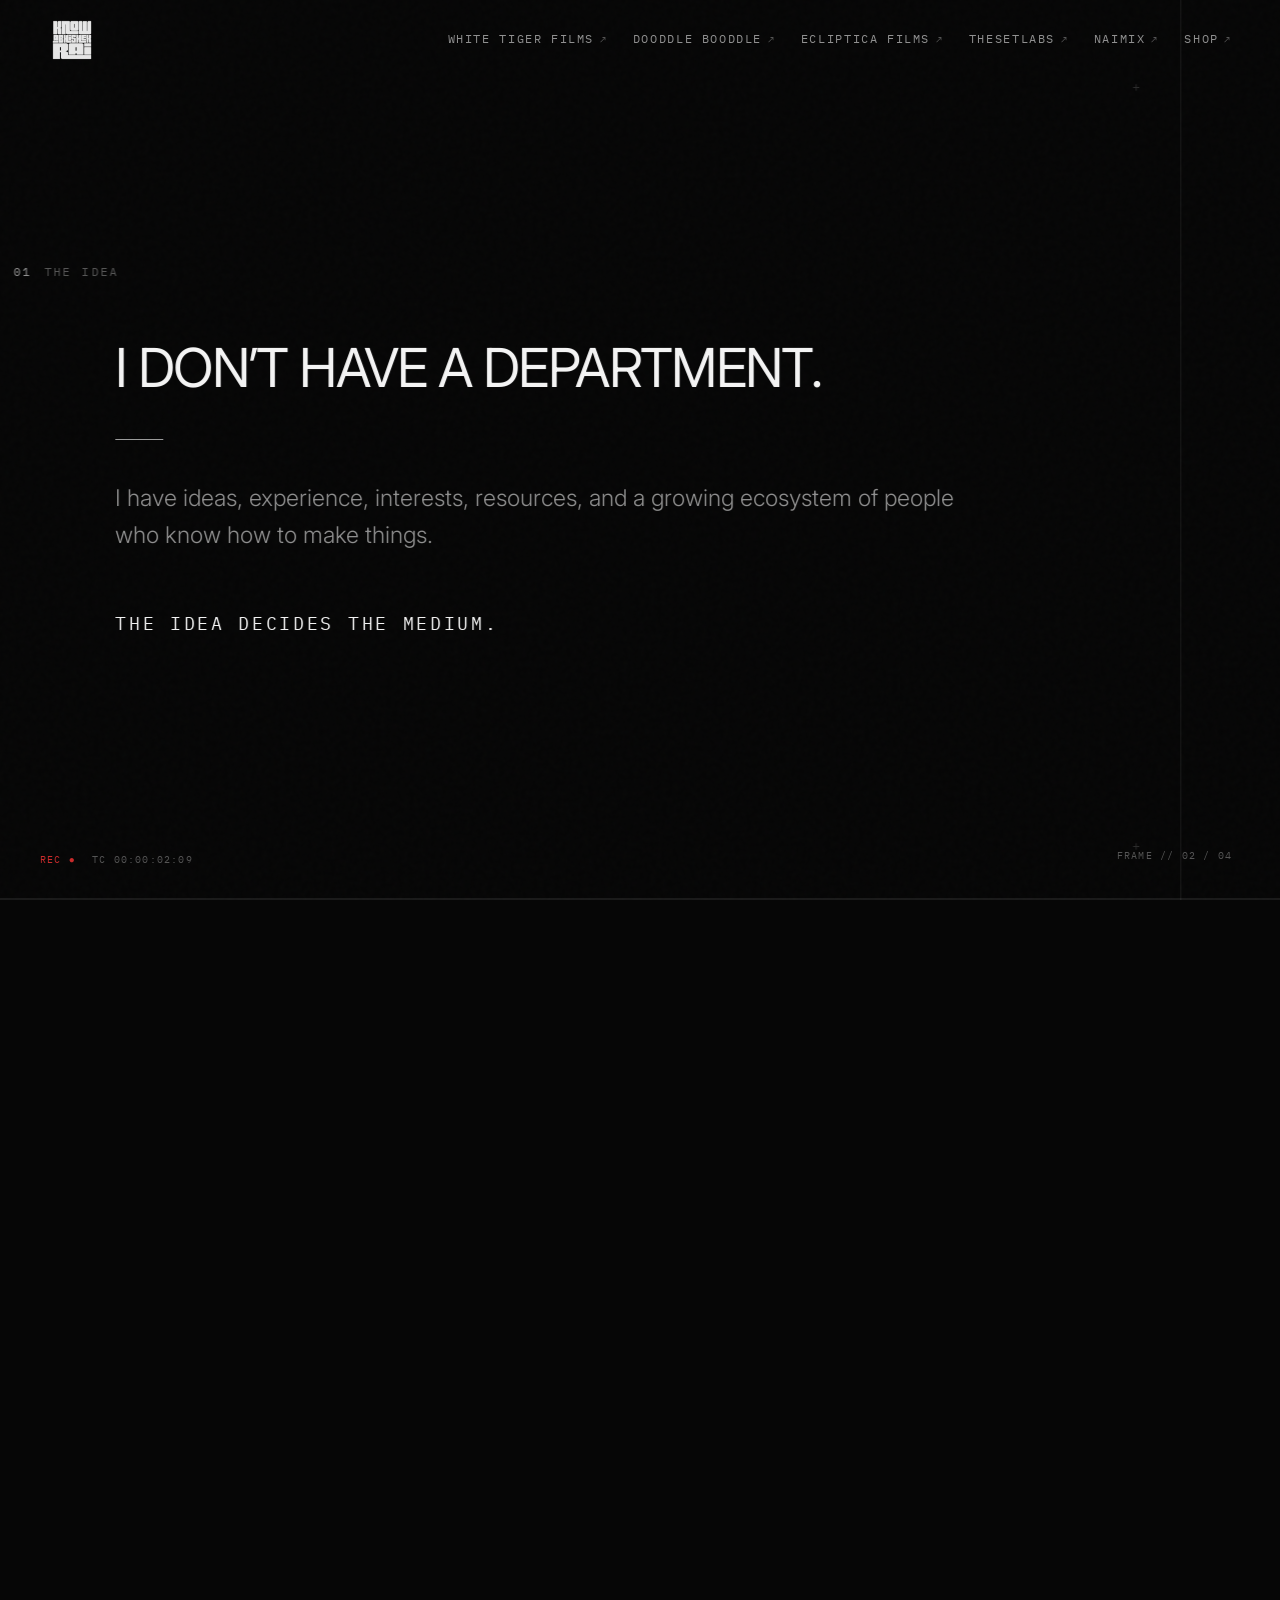
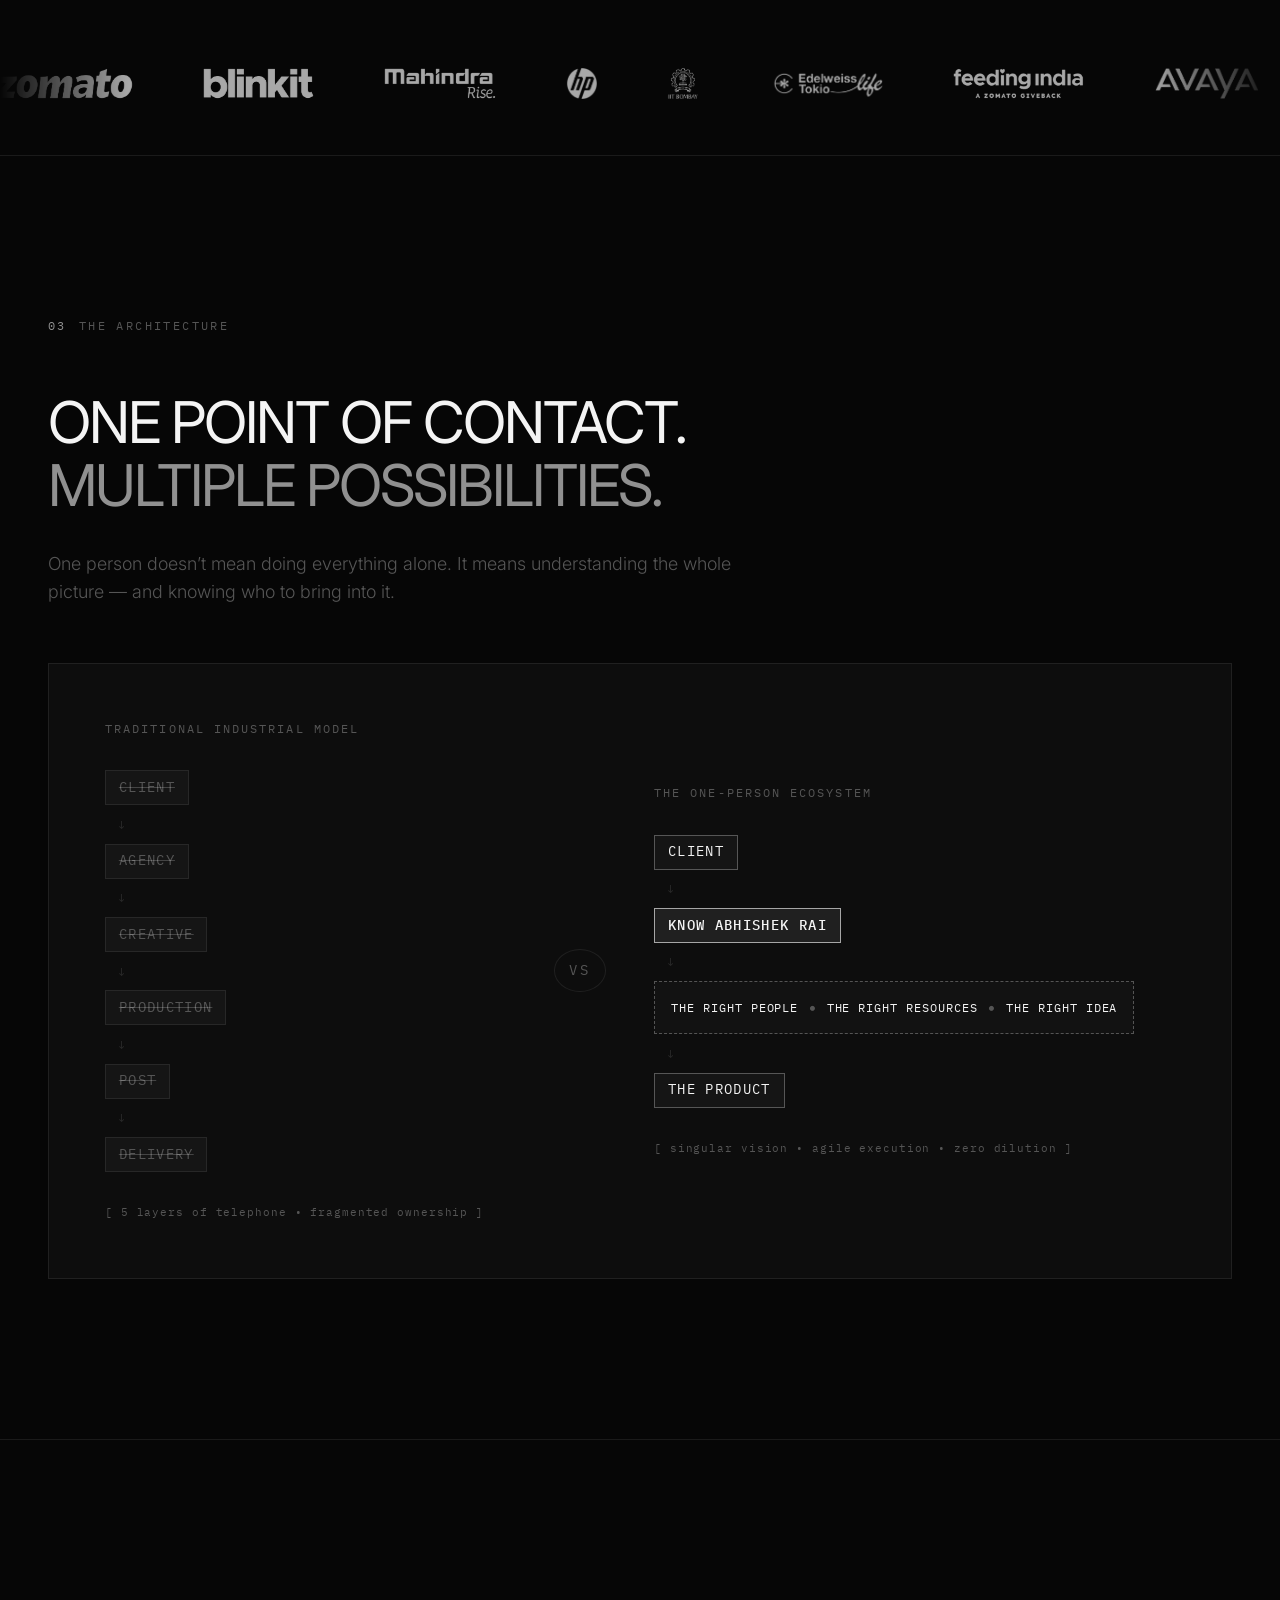
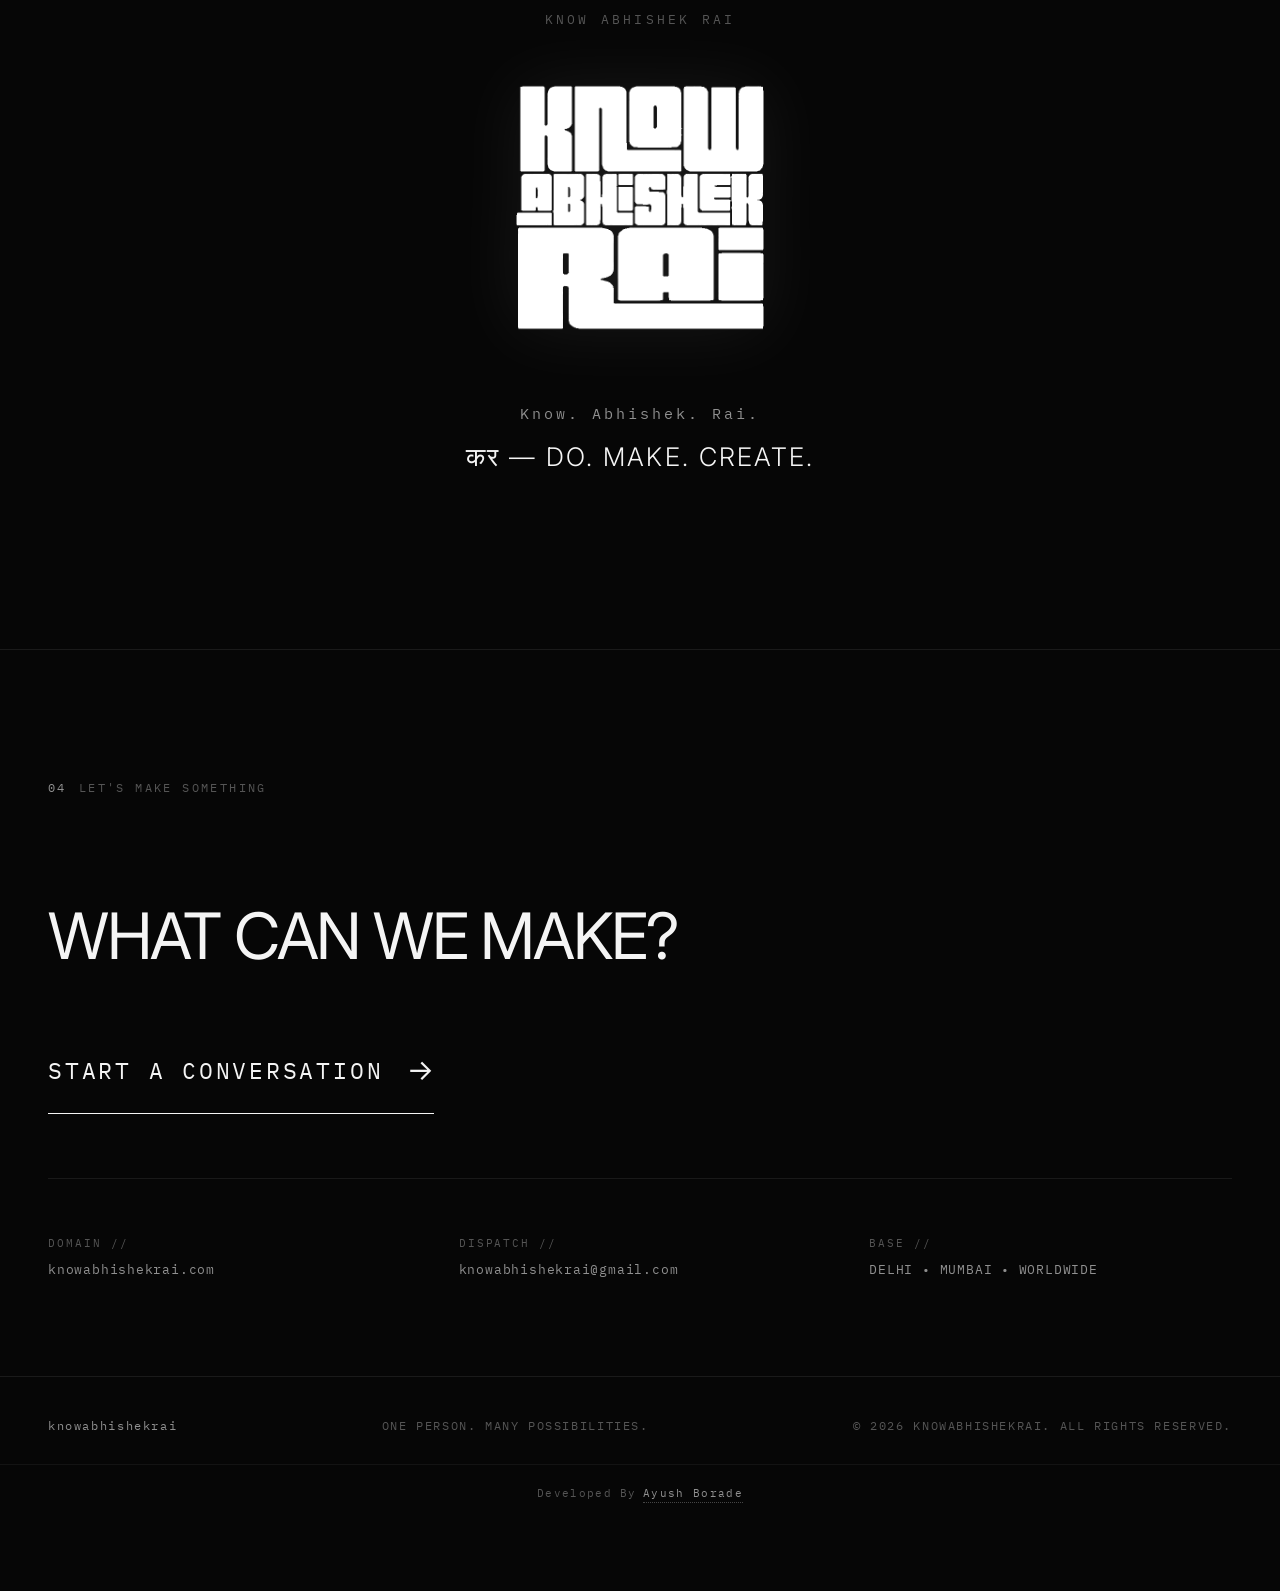
<file: index.html>
<!DOCTYPE html>
<html lang="en">

<head>
  <meta charset="UTF-8">
  <meta name="viewport" content="width=device-width, initial-scale=1.0">
  <title>knowabhishekrai — ONE PERSON. MANY POSSIBILITIES.</title>
  <meta name="theme-color" content="#080808">

  <!-- Open Graph / WhatsApp / Social Sharing (Image only, blank text) -->
  <meta property="og:type" content="website">
  <meta property="og:url" content="https://knowabhishekrai.com/">
  <meta property="og:title" content="&#x200E;">
  <meta property="og:image" content="https://knowabhishekrai.com/og-image.png">
  <meta property="og:image:secure_url" content="https://knowabhishekrai.com/og-image.png">
  <meta property="og:image:type" content="image/png">
  <meta property="og:image:width" content="1200">
  <meta property="og:image:height" content="630">
  <meta property="og:image:alt" content="KNOW ABHISHEK RAI">

  <!-- Twitter / X -->
  <meta name="twitter:card" content="summary_large_image">
  <meta name="twitter:url" content="https://knowabhishekrai.com/">
  <meta name="twitter:title" content="&#x200E;">
  <meta name="twitter:image" content="https://knowabhishekrai.com/og-image.png">
  <meta name="twitter:image:alt" content="KNOW ABHISHEK RAI">

  <!-- Image source for legacy scrapers -->
  <link rel="image_src" href="https://knowabhishekrai.com/og-image.png">

  <!-- Google Fonts: Inter & IBM Plex Mono -->
  <link rel="preconnect" href="https://fonts.googleapis.com">
  <link rel="preconnect" href="https://fonts.gstatic.com" crossorigin>
  <link
    href="https://fonts.googleapis.com/css2?family=IBM+Plex+Mono:ital,wght@0,300;0,400;0,500;1,400&family=Inter:wght@300;400;500;600;700&display=swap"
    rel="stylesheet">

  <link rel="icon" type="image/png" href="logo-header.png">
  <link rel="stylesheet" href="style.css">
</head>

<body class="is-loading">

  <!-- Subtle Film Grain Overlay -->
  <div class="film-grain" aria-hidden="true"></div>

  <!-- Custom Cinematic Cursor -->
  <div class="cursor-dot" id="cursorDot" aria-hidden="true"></div>
  <div class="cursor-lens" id="cursorLens" aria-hidden="true">
    <span class="cursor-label" id="cursorLabel"></span>
  </div>

  <!-- Ambient Cinematic Technical Frame Details -->
  <div class="viewport-hud" aria-hidden="true">
    <div class="hud-item hud-rec-bottom">
      <span class="hud-tag">REC ●</span>
      <span class="hud-mono" id="liveTimecode">TC 00:00:00:00</span>
    </div>
    <div class="hud-item hud-frame-indicator" id="hudFrameIndicator">
      <span class="hud-mono">FRAME // <span id="currentFrameNum">01</span> / 04</span>
    </div>
  </div>

  <!-- Cinematic Film Transport Progress Bar -->
  <div class="frame-progress-bar" aria-hidden="true">
    <div class="frame-progress-fill" id="frameProgressFill"></div>
  </div>

  <!-- Minimal Navigation -->
  <header class="site-header" id="siteHeader">
    <div class="header-inner">
      <a href="#hero" class="brand-link" data-cursor="TOP" aria-label="knowabhishekrai">
        <img src="logo-header.png" alt="knowabhishekrai" class="nav-brand-logo" width="48" height="48">
      </a>

      <!-- Mobile Menu Toggle Button -->
      <button class="nav-toggle" id="navToggle" aria-label="Toggle menu" aria-expanded="false" data-cursor="MENU">
        <span class="toggle-label">MENU</span>
        <span class="toggle-icon">
          <span class="toggle-bar"></span>
          <span class="toggle-bar"></span>
        </span>
      </button>

      <!-- Top Right Menu: Production Houses -->
      <!-- Top Right Menu: Production Houses & Shop -->
      <nav class="nav-menu" id="headerNav" aria-label="Navigation Menu">
        <a href="https://whitetigerfilms.in/" target="_blank" rel="noopener noreferrer" class="nav-link"
          data-cursor="VISIT">
          <span class="nav-link-name">WHITE TIGER FILMS</span>
          <span class="nav-arrow">↗</span>
        </a>
        <a href="https://dooddlebooddle.com/" target="_blank" rel="noopener noreferrer" class="nav-link"
          data-cursor="VISIT">
          <span class="nav-link-name">DOODDLE BOODDLE</span>
          <span class="nav-arrow">↗</span>
        </a>
        <a href="https://eclipticafilms.com/" target="_blank" rel="noopener noreferrer" class="nav-link"
          data-cursor="VISIT">
          <span class="nav-link-name">ECLIPTICA FILMS</span>
          <span class="nav-arrow">↗</span>
        </a>
        <a href="https://www.thesetlabs.in/" target="_blank" rel="noopener noreferrer" class="nav-link"
          data-cursor="VISIT">
          <span class="nav-link-name">THESETLABS</span>
          <span class="nav-arrow">↗</span>
        </a>
        <a href="https://www.naimix.in/" target="_blank" rel="noopener noreferrer" class="nav-link"
          data-cursor="VISIT">
          <span class="nav-link-name">NAIMIX</span>
          <span class="nav-arrow">↗</span>
        </a>
        <a href="shop.html" class="nav-link" data-cursor="VISIT">
          <span class="nav-link-name">SHOP</span>
          <span class="nav-arrow">↗</span>
        </a>
      </nav>

    </div>
  </header>

  <main id="mainContent">
    <div class="horizontal-scroll-container" id="horizontalScrollSection">
      <div class="horizontal-sticky-wrapper" id="stickyWrapper">
        <div class="horizontal-track" id="horizontalTrack">

          <!-- PANEL 01: HERO SECTION -->
          <section class="horizontal-panel hero-panel" id="hero">
            <!-- Cinematic Image Canvas with Silhouette in Doorway -->
            <div class="cinematic-canvas" aria-hidden="true">
              <img src="hero-bg.png" alt="" class="hero-bg-photo" id="heroBgImage">
              <div class="hero-photo-vignette"></div>
              <!-- Minimal film alignment marks -->
              <div class="crosshair ch-tl">+</div>
              <div class="crosshair ch-tr">+</div>
              <div class="crosshair ch-bl">+</div>
              <div class="crosshair ch-br">+</div>
            </div>

            <!-- Hero Typography (Restrained, Positioned in Vast Space) -->
            <div class="hero-content">
              <div class="hero-meta reveal-on-scroll">
                <span class="meta-index">00 // ESTABLISHING FRAME</span>
                <p class="hero-tagline">A ONE-PERSON CREATIVE ECOSYSTEM</p>
              </div>

              <div class="hero-brand reveal-on-scroll delay-1">
                <span class="hero-brand-name">knowabhishekrai</span>
              </div>

              <h1 class="hero-title reveal-on-scroll delay-2">
                <span>ONE PERSON.</span>
                <span class="title-sub">MANY POSSIBILITIES.</span>
              </h1>

              <p class="hero-subline reveal-on-scroll delay-3">
                Films. Music. Design. AI. Photography. Ideas.
              </p>

              <div class="hero-scroll reveal-on-scroll delay-4">
                <a href="#the-idea" class="scroll-cue" data-cursor="NEXT">
                  <span>SCROLL TO EXPLORE</span>
                  <span class="scroll-arrow">→</span>
                </a>
              </div>
            </div>
          </section>

          <!-- PANEL 02: THE IDEA -->
          <section class="horizontal-panel idea-panel" id="the-idea">
            <div class="editorial-container">
              <div class="section-badge reveal-on-scroll">
                <span class="badge-num">01</span>
                <span class="badge-title">THE IDEA</span>
              </div>

              <div class="editorial-spread">
                <p class="editorial-headline reveal-on-scroll">
                  I DON’T HAVE A DEPARTMENT.
                </p>

                <div class="editorial-divider reveal-on-scroll"></div>

                <p class="editorial-body reveal-on-scroll delay-1">
                  I have ideas, experience, interests, resources, and a growing ecosystem of people who know how to make
                  things.
                </p>

                <p class="editorial-credo reveal-on-scroll delay-2">
                  THE IDEA DECIDES THE MEDIUM.
                </p>
              </div>
            </div>
          </section>

          <!-- PANEL 03: THE ECOSYSTEM -->
          <section class="horizontal-panel ecosystem-panel" id="ecosystem">
            <div class="editorial-container">
              <div class="section-badge reveal-on-scroll">
                <span class="badge-num">02</span>
                <span class="badge-title">THE ECOSYSTEM</span>
              </div>

              <p class="ecosystem-intro reveal-on-scroll">
                Independent creative capabilities orbiting around a central creative director. Not corporate silos.
                Fluid
                resources assembled on demand.
              </p>

              <!-- Orbital Ecosystem Interactive Graphic -->
              <div class="orbit-stage reveal-on-scroll delay-1" id="orbitStage">
                <!-- Orbital SVG Rings -->
                <svg class="orbit-svg" viewBox="0 0 600 600" aria-hidden="true">
                  <circle class="ring ring-outer" cx="300" cy="300" r="240" />
                  <circle class="ring ring-inner" cx="300" cy="300" r="150" />
                  <line class="orbit-axis" x1="60" y1="300" x2="540" y2="300" />
                  <line class="orbit-axis" x1="300" y1="60" x2="300" y2="540" />
                </svg>

                <!-- Core Nucleus -->
                <div class="orbit-nucleus" data-cursor="KAR">
                  <img src="logo-header.png" alt="knowabhishekrai logo" class="nucleus-logo" width="60" height="60">
                </div>

                <!-- Satellite 01: White Tiger Films -->
                <a href="https://whitetigerfilms.in/" target="_blank" rel="noopener noreferrer"
                  class="orbit-satellite sat-1" data-cursor="VISIT">
                  <div class="satellite-header">
                    <span class="satellite-code">01 // PROD</span>
                    <span class="satellite-arrow">↗</span>
                  </div>
                  <div class="satellite-title">WHITE TIGER FILMS</div>
                  <div class="satellite-desc">Production / Films</div>
                </a>

                <!-- Satellite 02: Dooddle Boodle -->
                <a href="https://dooddlebooddle.com/" target="_blank" rel="noopener noreferrer"
                  class="orbit-satellite sat-2" data-cursor="VISIT">
                  <div class="satellite-header">
                    <span class="satellite-code">02 // POST</span>
                    <span class="satellite-arrow">↗</span>
                  </div>
                  <div class="satellite-title">DOODDLE BOODDLE</div>
                  <div class="satellite-desc">Post-production / Editorial</div>
                </a>

                <!-- Satellite 03: Ecliptica Films -->
                <a href="https://eclipticafilms.com/" target="_blank" rel="noopener noreferrer"
                  class="orbit-satellite sat-3" data-cursor="VISIT">
                  <div class="satellite-header">
                    <span class="satellite-code">03 // SYNTH</span>
                    <span class="satellite-arrow">↗</span>
                  </div>
                  <div class="satellite-title">ECLIPTICA FILMS</div>
                  <div class="satellite-desc">AI Film Production / Experimental Storytelling</div>
                </a>

                <!-- Satellite 04: TheSetLabs -->
                <a href="https://www.thesetlabs.in/" target="_blank" rel="noopener noreferrer"
                  class="orbit-satellite sat-4" data-cursor="VISIT">
                  <div class="satellite-header">
                    <span class="satellite-code">04 // SPACE</span>
                    <span class="satellite-arrow">↗</span>
                  </div>
                  <div class="satellite-title">THESETLABS</div>
                  <div class="satellite-desc">Production Design / Visual Worlds</div>
                </a>
              </div>
            </div>
          </section>

          <!-- PANEL 04: MANIFESTO -->
          <section class="horizontal-panel manifesto-panel" id="manifesto">
            <div class="manifesto-inner">
              <div class="manifesto-frame">
                <p class="manifesto-line reveal-on-scroll">
                  I don’t believe creativity has to stay in one department.
                </p>

                <div class="manifesto-columns reveal-on-scroll delay-1">
                  <div class="manifesto-item">A filmmaker can understand music.</div>
                  <div class="manifesto-item">A producer can understand design.</div>
                  <div class="manifesto-item">Technology can become a creative tool.</div>
                </div>

                <div class="manifesto-climax reveal-on-scroll delay-2">
                  <h2>I MAKE IDEAS HAPPEN.</h2>
                </div>
              </div>
            </div>
          </section>

        </div><!-- /.horizontal-track -->
      </div><!-- /.horizontal-sticky-wrapper -->
    </div><!-- /.horizontal-scroll-container -->

    <!-- =========================================================================
       VERTICAL SCROLL SECTION (PAGE FLOWS DOWN AFTER HORIZONTAL TRACK)
       ========================================================================= -->
    <div class="vertical-scroll-section" id="verticalContent">

      <!-- BRAND LOGO ROLLING MARQUEE -->
      <div class="logo-marquee-strip" id="logoMarqueeStrip" aria-label="Brand Collaborations">
        <div class="logo-marquee-track" id="logoMarqueeTrack">
          <!-- Set 1 -->
          <div class="logo-marquee-item"><img src="White/Zomato White Logo.png" alt="Zomato" loading="lazy"></div>
          <div class="logo-marquee-item"><img src="White/Blinkit Logo White.png" alt="Blinkit" loading="lazy"></div>
          <div class="logo-marquee-item"><img src="White/Mahindra Logo White.png" alt="Mahindra" loading="lazy"></div>
          <div class="logo-marquee-item"><img src="White/HP White Logo.png" alt="HP" loading="lazy"></div>
          <div class="logo-marquee-item"><img src="White/IIT Bombay White Logo.png" alt="IIT Bombay" loading="lazy"></div>
          <div class="logo-marquee-item"><img src="White/Edelweiss Logo White.png" alt="Edelweiss" loading="lazy"></div>
          <div class="logo-marquee-item"><img src="White/Feeding India White Logo.png" alt="Feeding India" loading="lazy"></div>
          <div class="logo-marquee-item"><img src="White/Avaya White Logo.png" alt="Avaya" loading="lazy"></div>
          <div class="logo-marquee-item"><img src="White/Logo White Logo.png" alt="Tata 1mg" loading="lazy"></div>
          <div class="logo-marquee-item"><img src="White/Wild Stone Logo White.png" alt="Wild Stone" loading="lazy"></div>
          <div class="logo-marquee-item"><img src="White/mcaffwinw Logo White.png" alt="mCaffeine" loading="lazy"></div>
          <div class="logo-marquee-item"><img src="White/SAP Qualified White Logo.png" alt="SAP" loading="lazy"></div>
          <div class="logo-marquee-item"><img src="White/Wellbeing Nutrition Logo White.png" alt="Wellbeing Nutrition" loading="lazy"></div>
          <div class="logo-marquee-item"><img src="White/District Logo White.png" alt="District" loading="lazy"></div>
          <div class="logo-marquee-item"><img src="White/Sincera White Logo.png" alt="Sincera" loading="lazy"></div>
          <div class="logo-marquee-item"><img src="White/Snabbit White Logo.png" alt="Snabbit" loading="lazy"></div>
          <div class="logo-marquee-item"><img src="White/Itelligence White Logo.png" alt="Itelligence" loading="lazy"></div>

          <!-- Set 2 (for seamless loop) -->
          <div class="logo-marquee-item" aria-hidden="true"><img src="White/Zomato White Logo.png" alt="" loading="lazy"></div>
          <div class="logo-marquee-item" aria-hidden="true"><img src="White/Blinkit Logo White.png" alt="" loading="lazy"></div>
          <div class="logo-marquee-item" aria-hidden="true"><img src="White/Mahindra Logo White.png" alt="" loading="lazy"></div>
          <div class="logo-marquee-item" aria-hidden="true"><img src="White/HP White Logo.png" alt="" loading="lazy"></div>
          <div class="logo-marquee-item" aria-hidden="true"><img src="White/IIT Bombay White Logo.png" alt="" loading="lazy"></div>
          <div class="logo-marquee-item" aria-hidden="true"><img src="White/Edelweiss Logo White.png" alt="" loading="lazy"></div>
          <div class="logo-marquee-item" aria-hidden="true"><img src="White/Feeding India White Logo.png" alt="" loading="lazy"></div>
          <div class="logo-marquee-item" aria-hidden="true"><img src="White/Avaya White Logo.png" alt="" loading="lazy"></div>
          <div class="logo-marquee-item" aria-hidden="true"><img src="White/Logo White Logo.png" alt="" loading="lazy"></div>
          <div class="logo-marquee-item" aria-hidden="true"><img src="White/Wild Stone Logo White.png" alt="" loading="lazy"></div>
          <div class="logo-marquee-item" aria-hidden="true"><img src="White/mcaffwinw Logo White.png" alt="" loading="lazy"></div>
          <div class="logo-marquee-item" aria-hidden="true"><img src="White/SAP Qualified White Logo.png" alt="" loading="lazy"></div>
          <div class="logo-marquee-item" aria-hidden="true"><img src="White/Wellbeing Nutrition Logo White.png" alt="" loading="lazy"></div>
          <div class="logo-marquee-item" aria-hidden="true"><img src="White/District Logo White.png" alt="" loading="lazy"></div>
          <div class="logo-marquee-item" aria-hidden="true"><img src="White/Sincera White Logo.png" alt="" loading="lazy"></div>
          <div class="logo-marquee-item" aria-hidden="true"><img src="White/Snabbit White Logo.png" alt="" loading="lazy"></div>
          <div class="logo-marquee-item" aria-hidden="true"><img src="White/Itelligence White Logo.png" alt="" loading="lazy"></div>
        </div>
      </div>

      <!-- VERTICAL 01: ONE POINT OF CONTACT (THE ARCHITECTURE) -->
      <section class="vertical-section section-advantage" id="advantage">
        <div class="editorial-container">
          <div class="section-badge reveal-on-scroll">
            <span class="badge-num">03</span>
            <span class="badge-title">THE ARCHITECTURE</span>
          </div>

          <div class="advantage-headline-wrap reveal-on-scroll">
            <h2 class="advantage-headline">ONE POINT OF CONTACT.</h2>
            <h2 class="advantage-headline subtle-text">MULTIPLE POSSIBILITIES.</h2>
            <p class="advantage-subtext">
              One person doesn’t mean doing everything alone. It means understanding the whole picture — and knowing who
              to bring into it.
            </p>
          </div>

          <!-- Comparative Pipeline Transformation -->
          <div class="pipeline-comparison reveal-on-scroll delay-1">
            <!-- Traditional Model -->
            <div class="pipeline-col pipeline-legacy">
              <div class="pipeline-label">TRADITIONAL INDUSTRIAL MODEL</div>
              <div class="pipeline-flow">
                <span class="flow-node">CLIENT</span>
                <span class="flow-arrow">↓</span>
                <span class="flow-node">AGENCY</span>
                <span class="flow-arrow">↓</span>
                <span class="flow-node">CREATIVE</span>
                <span class="flow-arrow">↓</span>
                <span class="flow-node">PRODUCTION</span>
                <span class="flow-arrow">↓</span>
                <span class="flow-node">POST</span>
                <span class="flow-arrow">↓</span>
                <span class="flow-node">DELIVERY</span>
              </div>
              <div class="pipeline-footer-note">[ 5 layers of telephone • fragmented ownership ]</div>
            </div>

            <!-- Divider Cross -->
            <div class="pipeline-vs">VS</div>

            <!-- The Abhishek Rai Model -->
            <div class="pipeline-col pipeline-kar">
              <div class="pipeline-label">THE ONE-PERSON ECOSYSTEM</div>
              <div class="pipeline-flow">
                <span class="flow-node highlight">CLIENT</span>
                <span class="flow-arrow">↓</span>
                <span class="flow-node kar-center">KNOW ABHISHEK RAI</span>
                <span class="flow-arrow">↓</span>
                <div class="flow-cluster">
                  <span class="cluster-item">THE RIGHT PEOPLE</span>
                  <span class="cluster-dot">•</span>
                  <span class="cluster-item">THE RIGHT RESOURCES</span>
                  <span class="cluster-dot">•</span>
                  <span class="cluster-item">THE RIGHT IDEA</span>
                </div>
                <span class="flow-arrow">↓</span>
                <span class="flow-node highlight">THE PRODUCT</span>
              </div>
              <div class="pipeline-footer-note">[ singular vision • agile execution • zero dilution ]</div>
            </div>
          </div>
        </div>
      </section>

      <!-- VERTICAL 02: KNOW ABHISHEK RAI (KAR IDENTITY) -->
      <section class="vertical-section section-kar" id="kar">
        <div class="kar-wrapper">
          <div class="kar-meta reveal-on-scroll">
            <span>KNOW ABHISHEK RAI</span>
          </div>

          <div class="kar-monumental reveal-on-scroll delay-1" data-cursor="KAR">
            <img src="logo-header.png" alt="knowabhishekrai logo" class="kar-monumental-logo" width="320" height="320">
          </div>

          <div class="kar-details reveal-on-scroll delay-2">
            <p class="kar-phonetic">Know. Abhishek. Rai.</p>
            <p class="kar-devanagari">कर — DO. MAKE. CREATE.</p>
          </div>
        </div>
      </section>

      <!-- VERTICAL 03: LET'S MAKE SOMETHING (CONTACT & FOOTER) -->
      <section class="vertical-section section-contact" id="contact">
        <div class="editorial-container">
          <div class="section-badge reveal-on-scroll">
            <span class="badge-num">04</span>
            <span class="badge-title">LET'S MAKE SOMETHING</span>
          </div>

          <div class="contact-box">
            <h2 class="contact-query reveal-on-scroll">WHAT CAN WE MAKE?</h2>

            <div class="contact-cta-wrapper reveal-on-scroll delay-1">
              <a href="mailto:knowabhishekrai@gmail.com?subject=Starting%20a%20Conversation" class="contact-link"
                data-cursor="WRITE">
                <span class="link-label">START A CONVERSATION</span>
                <span class="link-arrow">→</span>
              </a>
            </div>

            <div class="contact-coordinates reveal-on-scroll delay-2">
              <div class="coord-block">
                <span class="coord-label">DOMAIN //</span>
                <a href="https://knowabhishekrai.com" class="coord-val" target="_blank"
                  rel="noopener">knowabhishekrai.com</a>
              </div>
              <div class="coord-block">
                <span class="coord-label">DISPATCH //</span>
                <a href="mailto:knowabhishekrai@gmail.com" class="coord-val">knowabhishekrai@gmail.com</a>
              </div>
              <div class="coord-block">
                <span class="coord-label">BASE //</span>
                <span class="coord-val">DELHI • MUMBAI • WORLDWIDE</span>
              </div>
            </div>
          </div>
        </div>

        <!-- Integrated Closing Footer -->
        <footer class="site-footer">
          <div class="footer-container">
            <div class="footer-left">
              <span class="footer-brand">knowabhishekrai</span>
            </div>
            <div class="footer-center">
              <span class="footer-creed">ONE PERSON. MANY POSSIBILITIES.</span>
            </div>
            <div class="footer-right">
              <span class="footer-copy">© 2026 KNOWABHISHEKRAI. ALL RIGHTS RESERVED.</span>
            </div>
          </div>
          <div class="footer-bottom">
            <a href="https://www.linkedin.com/in/ayush-borade-99b1931aa/" target="_blank" rel="noopener noreferrer" class="footer-dev-link" data-cursor="VISIT">
              <span class="dev-label">Developed By</span> <span class="dev-name">Ayush Borade</span>
            </a>
          </div>
        </footer>
      </section>

    </div><!-- /.vertical-scroll-section -->
  </main>

  <script src="script.js"></script>
</body>

</html>
</file>
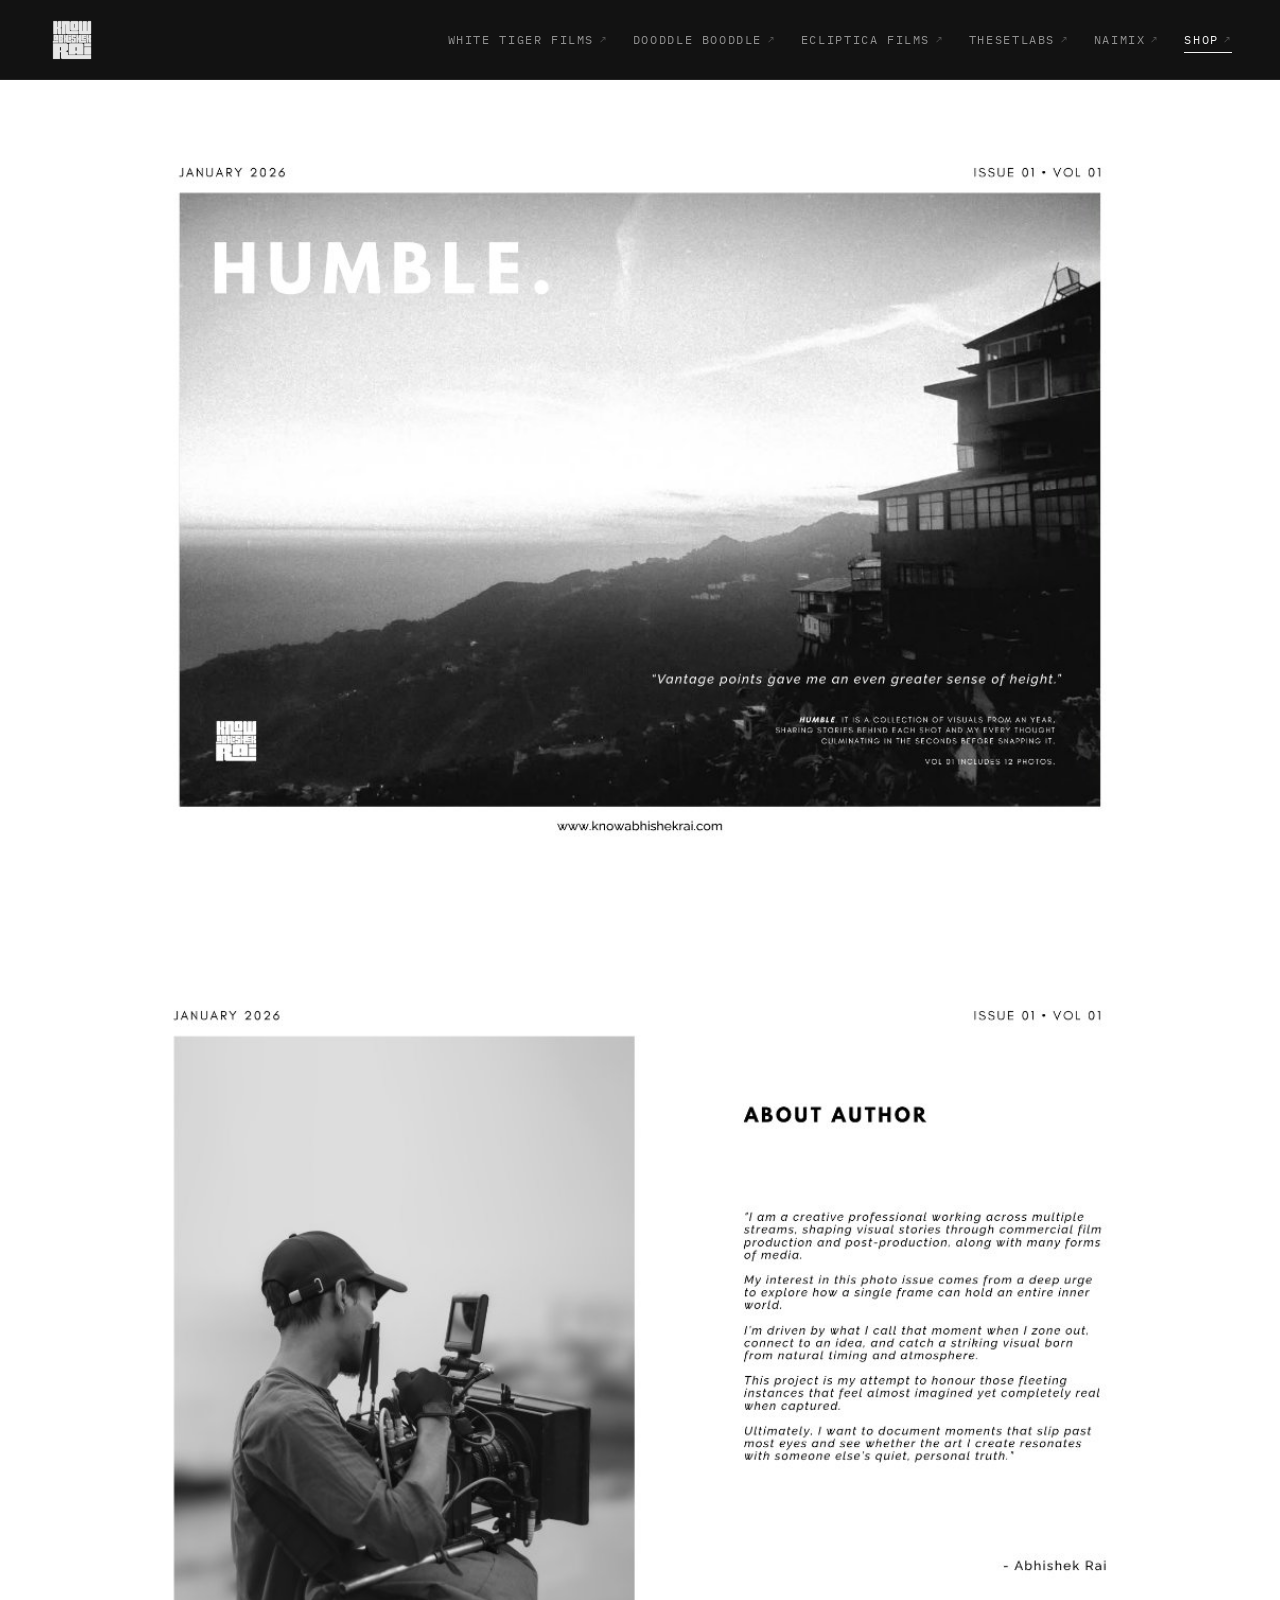
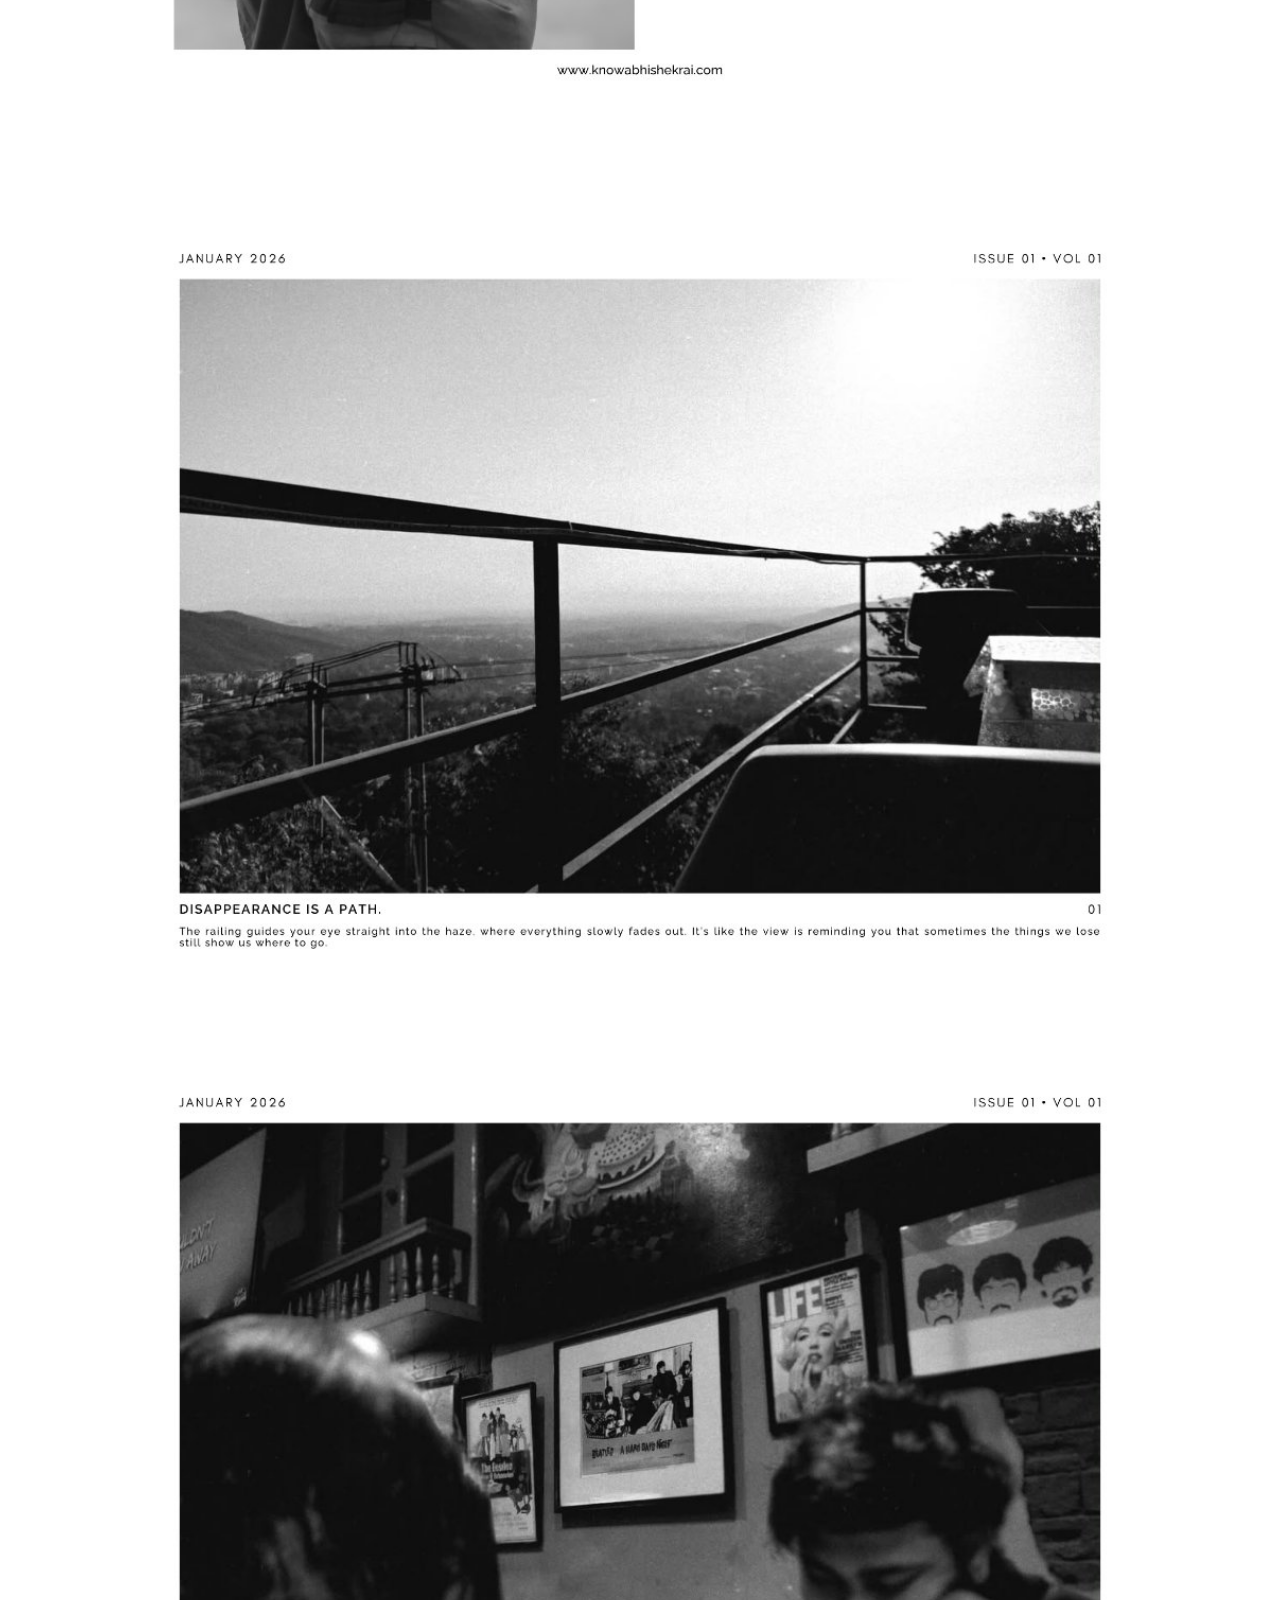
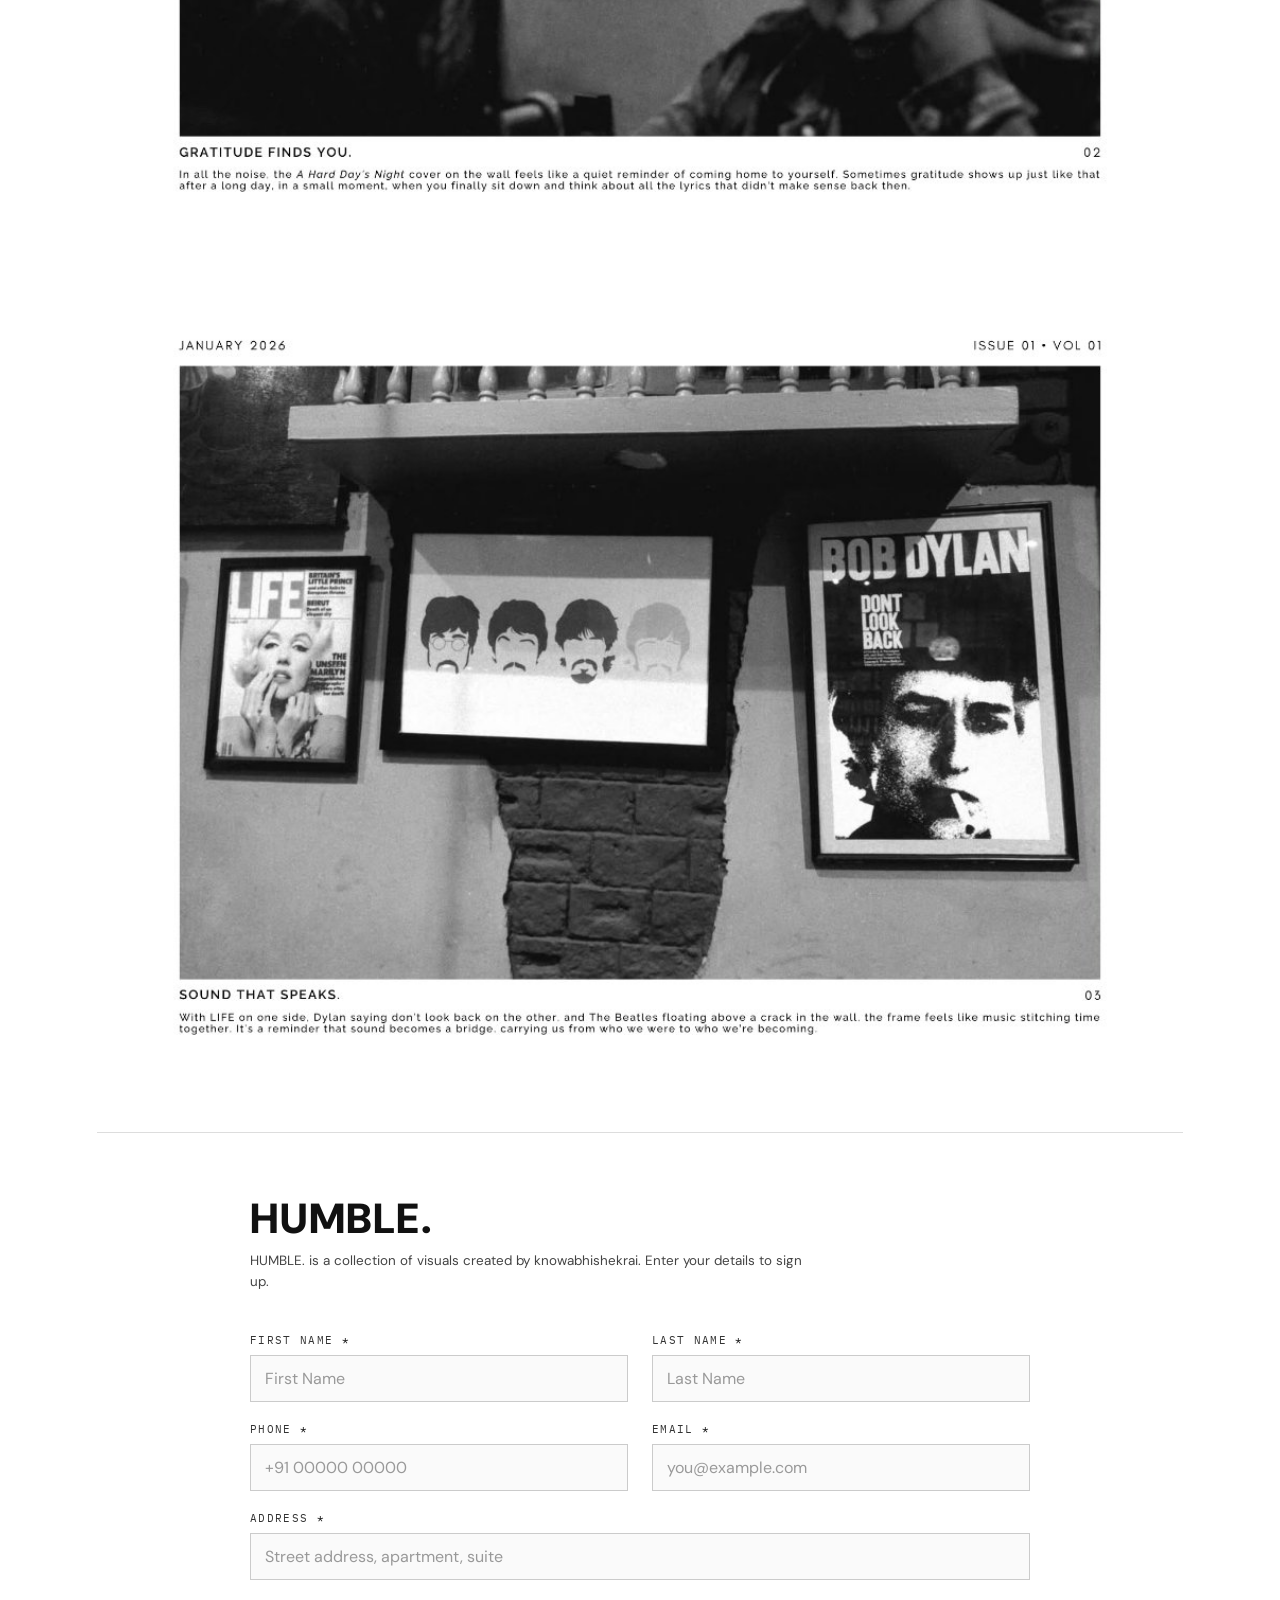
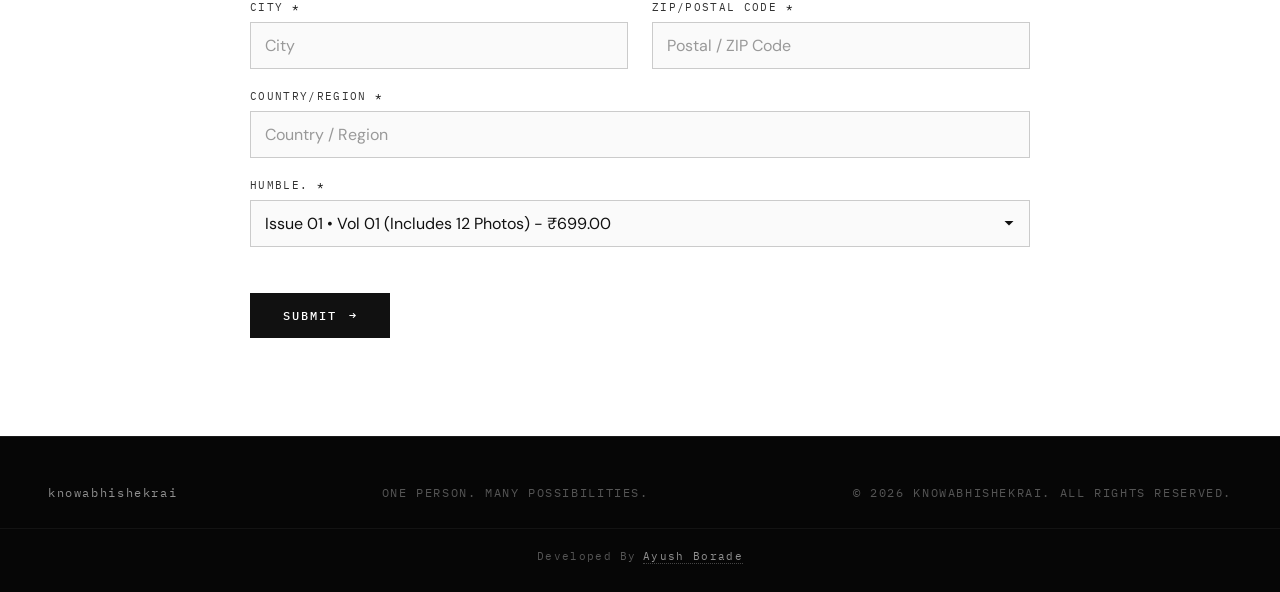
<file: shop.html>
<!DOCTYPE html>
<html lang="en">

<head>
    <meta charset="UTF-8">
    <meta name="viewport" content="width=device-width, initial-scale=1.0">

    <meta name="theme-color" content="#ffffff">

    <title>HUMBLE. — Issue 01, Volume 01</title>

    <!-- Open Graph / WhatsApp / Social Media (Image only, blank text) -->
    <meta property="og:type" content="website">
    <meta property="og:url" content="https://knowabhishekrai.com/shop.html">
    <meta property="og:title" content="&#x200E;">
    <meta property="og:image" content="https://knowabhishekrai.com/cover-bg.png">
    <meta property="og:image:secure_url" content="https://knowabhishekrai.com/cover-bg.png">
    <meta property="og:image:type" content="image/png">
    <meta property="og:image:alt" content="HUMBLE. magazine cover">

    <!-- Twitter / X -->
    <meta name="twitter:card" content="summary_large_image">
    <meta name="twitter:url" content="https://knowabhishekrai.com/shop.html">
    <meta name="twitter:title" content="&#x200E;">
    <meta name="twitter:image" content="https://knowabhishekrai.com/cover-bg.png">

    <!-- Google Fonts -->
    <link rel="preconnect" href="https://fonts.googleapis.com">
    <link rel="preconnect" href="https://fonts.gstatic.com" crossorigin>

    <link
        href="https://fonts.googleapis.com/css2?family=DM+Sans:wght@400;500;600;700;800;900&family=IBM+Plex+Mono:ital,wght@0,300;0,400;0,500;1,400&family=Inter:wght@300;400;500;600;700&display=swap"
        rel="stylesheet">

    <!-- CSS -->
    <link rel="stylesheet" href="shopstyles.css?v=2">

    <!-- JavaScript -->
    <script src="shopscript.js?v=4" defer></script>
</head>

<body>

    <!-- Minimal Navigation -->
    <header class="site-header" id="siteHeader">
        <div class="header-inner">
            <a href="index.html" class="brand-link" data-cursor="HOME" aria-label="knowabhishekrai">
                <img src="logo-header.png" alt="knowabhishekrai" class="nav-brand-logo" width="48" height="48">
            </a>

            <!-- Mobile Menu Toggle Button -->
            <button class="nav-toggle" id="navToggle" aria-label="Toggle menu" aria-expanded="false" data-cursor="MENU">
                <span class="toggle-label">MENU</span>
                <span class="toggle-icon">
                    <span class="toggle-bar"></span>
                    <span class="toggle-bar"></span>
                </span>
            </button>

            <!-- Top Right Menu: Production Houses & Shop -->
            <nav class="nav-menu" id="headerNav" aria-label="Navigation Menu">
                <a href="https://whitetigerfilms.in/" target="_blank" rel="noopener noreferrer" class="nav-link"
                    data-cursor="VISIT">
                    <span class="nav-link-name">WHITE TIGER FILMS</span>
                    <span class="nav-arrow">↗</span>
                </a>
                <a href="https://dooddlebooddle.com/" target="_blank" rel="noopener noreferrer" class="nav-link"
                    data-cursor="VISIT">
                    <span class="nav-link-name">DOODDLE BOODDLE</span>
                    <span class="nav-arrow">↗</span>
                </a>
                <a href="https://eclipticafilms.com/" target="_blank" rel="noopener noreferrer" class="nav-link"
                    data-cursor="VISIT">
                    <span class="nav-link-name">ECLIPTICA FILMS</span>
                    <span class="nav-arrow">↗</span>
                </a>
                <a href="https://thesetlabs.in/" target="_blank" rel="noopener noreferrer" class="nav-link"
                    data-cursor="VISIT">
                    <span class="nav-link-name">THESETLABS</span>
                    <span class="nav-arrow">↗</span>
                </a>
                <a href="https://www.naimix.in/" target="_blank" rel="noopener noreferrer" class="nav-link"
                    data-cursor="VISIT">
                    <span class="nav-link-name">NAIMIX</span>
                    <span class="nav-arrow">↗</span>
                </a>
                <a href="shop.html" class="nav-link active" data-cursor="VISIT">
                    <span class="nav-link-name">SHOP</span>
                    <span class="nav-arrow">↗</span>
                </a>
            </nav>
        </div>
    </header>

    <main class="page shop-gallery">

        <!-- Page 01: Magazine Cover -->
        <section class="shop-page-section" aria-label="Page 01 — HUMBLE. Cover">
            <img src="shop-page-01.jpg" alt="HUMBLE. Issue 01, Volume 01 — Cover" class="shop-page-img"
                fetchpriority="high">
        </section>

        <!-- Page 02: About Author -->
        <section class="shop-page-section" aria-label="Page 02 — About Author">
            <img src="shop-page-02.jpg" alt="About Author — Abhishek Rai" class="shop-page-img" loading="lazy">
        </section>

        <!-- Page 03: Photo Plate 01 -->
        <section class="shop-page-section" aria-label="Page 03 — 01: Disappearance is a Path">
            <img src="shop-page-03.jpg" alt="01 — Disappearance is a Path" class="shop-page-img" loading="lazy">
        </section>

        <!-- Page 04: Photo Plate 02 -->
        <section class="shop-page-section" aria-label="Page 04 — 02: Gratitude Finds You">
            <img src="shop-page-04.jpg" alt="02 — Gratitude Finds You" class="shop-page-img" loading="lazy">
        </section>

        <!-- Page 05: Photo Plate 03 -->
        <section class="shop-page-section" aria-label="Page 05 — 03: Sound That Speaks">
            <img src="shop-page-05.jpg" alt="03 — Sound That Speaks" class="shop-page-img" loading="lazy">
        </section>

        <!-- Order / Sign Up Form (Synced to Google Forms) -->
        <section class="shop-form-section" id="humbleOrderFormSection" aria-label="HUMBLE. Order and Sign Up Form">
            <div class="shop-form-container">
                <div class="shop-form-header">
                    <h2 class="shop-form-title">HUMBLE.</h2>
                    <p class="shop-form-subtitle">
                        HUMBLE. is a collection of visuals created by knowabhishekrai. Enter your details to sign up.
                    </p>
                </div>

                <form id="humbleOrderForm" class="shop-form" novalidate>

                    <div class="form-grid">
                        <div class="form-field">
                            <label for="firstName" class="form-label">First Name <span class="req">*</span></label>
                            <input type="text" id="firstName" name="firstName" class="form-input"
                                autocomplete="given-name" placeholder="First Name" required>
                        </div>

                        <div class="form-field">
                            <label for="lastName" class="form-label">Last Name <span class="req">*</span></label>
                            <input type="text" id="lastName" name="lastName" class="form-input"
                                autocomplete="family-name" placeholder="Last Name" required>
                        </div>

                        <div class="form-field">
                            <label for="phone" class="form-label">Phone <span class="req">*</span></label>
                            <input type="tel" id="phone" name="phone" class="form-input" autocomplete="tel"
                                placeholder="+91 00000 00000" required>
                        </div>

                        <div class="form-field">
                            <label for="email" class="form-label">Email <span class="req">*</span></label>
                            <input type="email" id="email" name="email" class="form-input"
                                autocomplete="email" placeholder="you@example.com" required>
                        </div>

                        <div class="form-field form-field-full">
                            <label for="address" class="form-label">Address <span class="req">*</span></label>
                            <input type="text" id="address" name="address" class="form-input"
                                autocomplete="street-address" placeholder="Street address, apartment, suite" required>
                        </div>

                        <div class="form-field">
                            <label for="city" class="form-label">City <span class="req">*</span></label>
                            <input type="text" id="city" name="city" class="form-input"
                                autocomplete="address-level2" placeholder="City" required>
                        </div>

                        <div class="form-field">
                            <label for="zipCode" class="form-label">Zip/Postal Code <span class="req">*</span></label>
                            <input type="text" id="zipCode" name="zipCode" class="form-input"
                                autocomplete="postal-code" placeholder="Postal / ZIP Code" required>
                        </div>

                        <div class="form-field form-field-full">
                            <label for="country" class="form-label">Country/Region <span class="req">*</span></label>
                            <input type="text" id="country" name="country" class="form-input"
                                autocomplete="country-name" placeholder="Country / Region" required>
                        </div>

                        <div class="form-field form-field-full">
                            <label for="humbleEdition" class="form-label">HUMBLE. <span class="req">*</span></label>
                            <select id="humbleEdition" name="humbleEdition" class="form-input form-select" required>
                                <option value="Issue 01 • Vol 01 (Includes 12 Photos) - ₹699.00" selected>
                                    Issue 01 • Vol 01 (Includes 12 Photos) - ₹699.00
                                </option>
                            </select>
                        </div>
                    </div>

                    <p class="form-error-msg" id="humbleFormError" role="alert" aria-live="polite"></p>

                    <div class="form-actions">
                        <button type="submit" id="humbleSubmitBtn" class="form-submit-btn">
                            <span>SUBMIT</span>
                            <span class="submit-arrow">→</span>
                        </button>
                    </div>
                </form>

                <div class="form-success-panel" id="humbleFormSuccess" hidden>
                    <p class="success-badge">RECEIVED // HUMBLE.</p>
                    <h3 class="success-heading">Thanks for submitting your contact info!</h3>
                    <p class="success-subtext">Your details have been recorded for Issue 01 • Vol 01.</p>
                    <button type="button" id="humbleResetBtn" class="form-reset-btn">SUBMIT ANOTHER RESPONSE</button>
                </div>
            </div>
        </section>

    </main>

    <!-- Integrated Closing Footer -->
    <footer class="site-footer">
        <div class="footer-container">
            <div class="footer-left">
                <span class="footer-brand">knowabhishekrai</span>
            </div>
            <div class="footer-center">
                <span class="footer-creed">ONE PERSON. MANY POSSIBILITIES.</span>
            </div>
            <div class="footer-right">
                <span class="footer-copy">© 2026 KNOWABHISHEKRAI. ALL RIGHTS RESERVED.</span>
            </div>
        </div>
        <div class="footer-bottom">
            <a href="https://www.linkedin.com/in/ayush-borade-99b1931aa/" target="_blank" rel="noopener noreferrer"
                class="footer-dev-link" data-cursor="VISIT">
                <span class="dev-label">Developed By</span> <span class="dev-name">Ayush Borade</span>
            </a>
        </div>
    </footer>

</body>

</html>
</file>
<file: style.css>
/* ==========================================================================
   knowabhishekrai — CINEMATIC MONOCHROME SYSTEM
   "ONE PERSON. MANY POSSIBILITIES."
   Pure Vanilla CSS3
   ========================================================================== */

/* --- CSS Variables / Design Tokens --- */
:root {
  --bg-primary: #060606;
  --bg-secondary: #0d0d0d;
  --bg-elevated: #141414;
  --bg-translucent: rgba(6, 6, 6, 0.85);

  --text-primary: #f4f4f4;
  --text-secondary: #909090;
  --text-muted: #555555;
  --text-ghost: #2b2b2b;

  --border-hairline: rgba(255, 255, 255, 0.08);
  --border-active: rgba(255, 255, 255, 0.28);
  --border-strong: rgba(255, 255, 255, 0.6);

  --font-sans: 'Inter', -apple-system, BlinkMacSystemFont, 'Segoe UI', Helvetica, Arial, sans-serif;
  --font-mono: 'IBM Plex Mono', 'SF Mono', Consolas, 'Courier New', monospace;
  --font-editorial: 'Georgia', serif;

  --ease-cinematic: cubic-bezier(0.16, 1, 0.3, 1);
  --ease-smooth: cubic-bezier(0.25, 0.1, 0.25, 1);

  --nav-height: 80px;
  --content-max-width: 1360px;
}

/* --- Global Reset & Base Setup --- */
*,
*::before,
*::after {
  margin: 0;
  padding: 0;
  box-sizing: border-box;
}

html {
  font-size: 16px;
  background-color: var(--bg-primary);
  color: var(--text-primary);
  scroll-behavior: smooth;
  text-rendering: optimizeLegibility;
  -webkit-font-smoothing: antialiased;
  -moz-osx-font-smoothing: grayscale;
}

body {
  font-family: var(--font-sans);
  background-color: var(--bg-primary);
  color: var(--text-primary);
  overflow-x: hidden;
  line-height: 1.6;
  position: relative;
  min-height: 100vh;
}

::selection {
  background: var(--text-primary);
  color: var(--bg-primary);
}

a {
  color: inherit;
  text-decoration: none;
}

ul {
  list-style: none;
}

button {
  background: none;
  border: none;
  color: inherit;
  font: inherit;
  cursor: pointer;
}

/* --- Film Grain Overlay --- */
.film-grain {
  position: fixed;
  top: 0;
  left: 0;
  width: 100vw;
  height: 100vh;
  pointer-events: none;
  z-index: 999;
  opacity: 0.02;
  background-image: url("data:image/svg+xml,%3Csvg viewBox='0 0 200 200' xmlns='http://www.w3.org/2000/svg'%3E%3Cfilter id='noiseFilter'%3E%3CfeTurbulence type='fractalNoise' baseFrequency='0.8' numOctaves='3' stitchTiles='stitch'/%3E%3C/filter%3E%3Crect width='100%25' height='100%25' filter='url(%23noiseFilter)'/%3E%3C/svg%3E");
}

/* --- Custom Cursor --- */
.cursor-dot {
  position: fixed;
  top: 0;
  left: 0;
  width: 6px;
  height: 6px;
  background-color: var(--text-primary);
  border-radius: 50%;
  pointer-events: none;
  z-index: 10000;
  opacity: 0;
  transform: translate(-50%, -50%);
  transition: opacity 0.25s ease;
  will-change: transform;
}

.cursor-lens {
  position: fixed;
  top: 0;
  left: 0;
  width: 32px;
  height: 32px;
  border: 1px solid rgba(255, 255, 255, 0.4);
  border-radius: 50%;
  pointer-events: none;
  z-index: 9999;
  opacity: 0;
  transform: translate(-50%, -50%);
  display: flex;
  align-items: center;
  justify-content: center;
  transition: opacity 0.25s ease, width 0.25s var(--ease-cinematic), height 0.25s var(--ease-cinematic), background-color 0.25s ease, border-color 0.25s ease;
  will-change: transform;
}

.cursor-label {
  font-family: var(--font-mono);
  font-size: 8px;
  letter-spacing: 0.14em;
  color: var(--bg-primary);
  opacity: 0;
  font-weight: 600;
  pointer-events: none;
  transition: opacity 0.15s ease;
  text-transform: uppercase;
}

/* Hover state on any interactive element */
.cursor-lens.is-hovering {
  width: 44px;
  height: 44px;
  border-color: rgba(255, 255, 255, 0.75);
  background-color: rgba(255, 255, 255, 0.08);
}

/* Hover state when custom badge label is active */
.cursor-lens.has-label,
.cursor-lens.is-active {
  width: 58px;
  height: 58px;
  background-color: var(--text-primary);
  border-color: transparent;
}

.cursor-lens.has-label .cursor-label,
.cursor-lens.is-active .cursor-label {
  opacity: 1;
}

/* Hide native OS cursor on desktop fine pointers */
@media (hover: hover) and (pointer: fine) {

  body,
  a,
  button,
  [data-cursor],
  input,
  textarea,
  select {
    cursor: none !important;
  }
}

/* Hide custom cursor completely on touch / mobile devices */
@media (hover: none) or (pointer: coarse) {

  .cursor-dot,
  .cursor-lens {
    display: none !important;
  }
}

/* --- Viewport HUD (Cinematic Metadata Corners) --- */
.viewport-hud {
  position: fixed;
  inset: 0;
  pointer-events: none;
  z-index: 800;
  padding: 1.5rem 2rem;
  display: flex;
  justify-content: space-between;
  font-family: var(--font-mono);
  font-size: 10px;
  letter-spacing: 0.12em;
  color: var(--text-muted);
}

.hud-rec-bottom {
  position: absolute;
  bottom: 2rem;
  left: 2.5rem;
  display: flex;
  align-items: center;
  gap: 1rem;
}

.hud-tr {
  position: absolute;
  top: 1.5rem;
  right: 2rem;
}

.hud-tag {
  color: #c92a2a;
  animation: recBlink 2s infinite ease-in-out;
}

@keyframes recBlink {

  0%,
  100% {
    opacity: 1;
  }

  50% {
    opacity: 0.2;
  }
}

/* --- Header / Navigation --- */
.site-header {
  position: fixed;
  top: 0;
  left: 0;
  width: 100%;
  height: var(--nav-height);
  z-index: 900;
  display: flex;
  align-items: center;
  border-bottom: 1px solid transparent;
  transition: background-color 0.4s var(--ease-smooth), border-color 0.4s var(--ease-smooth), backdrop-filter 0.4s ease;
}

.site-header.scrolled {
  background-color: var(--bg-translucent);
  backdrop-filter: blur(14px);
  border-color: var(--border-hairline);
}

.header-inner {
  width: 100%;
  max-width: var(--content-max-width);
  margin: 0 auto;
  padding: 0 3rem;
  display: flex;
  justify-content: space-between;
  align-items: center;
}

.brand-link {
  display: inline-flex;
  align-items: center;
  opacity: 0.9;
  transition: opacity 0.25s ease, transform 0.25s ease;
  line-height: 1;
}

.brand-link:hover {
  opacity: 1;
  transform: scale(1.05);
}

.nav-brand-logo {
  width: 48px;
  height: 48px;
  object-fit: contain;
  display: block;
}

.nav-menu {
  display: flex;
  align-items: center;
  gap: clamp(1.25rem, 2vw, 2.25rem);
}

.nav-link {
  font-family: var(--font-mono);
  font-size: 0.72rem;
  letter-spacing: 0.14em;
  color: var(--text-secondary);
  position: relative;
  padding: 0.35rem 0;
  text-decoration: none;
  display: inline-flex;
  align-items: center;
  gap: 0.35rem;
  white-space: nowrap;
  transition: color 0.3s ease;
}

.nav-link::after {
  content: '';
  position: absolute;
  bottom: 0;
  left: 0;
  width: 0;
  height: 1px;
  background-color: var(--text-primary);
  transition: width 0.3s var(--ease-cinematic);
}

.nav-arrow {
  font-size: 0.65rem;
  color: var(--text-muted);
  line-height: 1;
  transition: transform 0.25s ease, color 0.25s ease;
}

.nav-link:hover {
  color: var(--text-primary);
}

.nav-link:hover .nav-arrow {
  color: var(--text-primary);
  transform: translate(2px, -2px);
}

.nav-link:hover::after {
  width: 100%;
}

/* Mobile Nav Toggle */
.nav-toggle {
  display: none;
  background: transparent;
  border: 1px solid var(--border-hairline);
  color: var(--text-primary);
  padding: 0.4rem 0.85rem;
  font-family: var(--font-mono);
  font-size: 0.68rem;
  letter-spacing: 0.16em;
  cursor: pointer;
  align-items: center;
  gap: 0.6rem;
  transition: border-color 0.25s ease, background-color 0.25s ease;
}

.nav-toggle:hover {
  border-color: var(--border-strong);
  background-color: var(--bg-elevated);
}

.toggle-icon {
  display: flex;
  flex-direction: column;
  gap: 4px;
  width: 13px;
}

.toggle-bar {
  display: block;
  width: 100%;
  height: 1px;
  background-color: var(--text-primary);
  transition: transform 0.3s ease, opacity 0.3s ease;
}

.nav-toggle.is-active .toggle-bar:nth-child(1) {
  transform: translateY(2.5px) rotate(45deg);
}

.nav-toggle.is-active .toggle-bar:nth-child(2) {
  transform: translateY(-2.5px) rotate(-45deg);
}

/* --- Layout Containers & Badges --- */
.editorial-container {
  width: 100%;
  max-width: var(--content-max-width);
  margin: 0 auto;
  padding: 0 3rem;
}

.section-spacing {
  padding: 12rem 0;
  position: relative;
}

.section-badge {
  font-family: var(--font-mono);
  font-size: 0.75rem;
  letter-spacing: 0.2em;
  color: var(--text-muted);
  display: flex;
  align-items: center;
  gap: 0.75rem;
  margin-bottom: 3.5rem;
  text-transform: uppercase;
}

.badge-num {
  color: var(--text-secondary);
}

/* --- Scroll Animation Trigger Classes --- */
.reveal-on-scroll {
  opacity: 0;
  transform: translateY(24px);
  transition: opacity 1.1s var(--ease-cinematic), transform 1.1s var(--ease-cinematic);
  will-change: opacity, transform;
}

.reveal-on-scroll.is-visible {
  opacity: 1;
  transform: translateY(0);
}

.delay-1 {
  transition-delay: 0.15s;
}

.delay-2 {
  transition-delay: 0.3s;
}

.delay-3 {
  transition-delay: 0.45s;
}

.delay-4 {
  transition-delay: 0.6s;
}

/* ==========================================================================
   HORIZONTAL SCROLL ARCHITECTURE & TRACK
   ========================================================================== */
.horizontal-scroll-container {
  position: relative;
  width: 100%;
  /* Height dynamically updated by JS: totalScrollDistance + window.innerHeight */
}

.horizontal-sticky-wrapper {
  position: sticky;
  top: 0;
  left: 0;
  width: 100vw;
  height: 100vh;
  overflow: hidden;
  display: flex;
  flex-direction: column;
}

.horizontal-track {
  display: flex;
  flex-direction: row;
  height: 100%;
  width: max-content;
  will-change: transform;
}

.horizontal-panel {
  position: relative;
  height: 100vh;
  max-height: 100vh;
  flex-shrink: 0;
  display: flex;
  align-items: center;
  box-sizing: border-box;
  overflow: hidden;
  border-left: 1px solid var(--border-hairline);
  background-color: var(--bg-primary);
  padding: 0 4rem;
}

/* Subtle Film Crosshairs on Panel Edges */
.horizontal-panel::before,
.horizontal-panel::after {
  content: "+";
  position: absolute;
  font-family: var(--font-mono);
  font-size: 13px;
  color: var(--text-ghost);
  pointer-events: none;
  line-height: 1;
  z-index: 5;
}

.horizontal-panel::before {
  top: 5rem;
  right: 2.5rem;
}

.horizontal-panel::after {
  bottom: 3rem;
  right: 2.5rem;
}

/* Specific Panel Dimensional Adjustments */
.hero-panel {
  width: 100vw;
  min-width: 100vw;
  border-left: none;
  background-color: transparent;
  align-items: flex-end;
  padding: 0 0 5.5rem 0;
}

.hero-panel::before,
.hero-panel::after {
  display: none;
}

.idea-panel {
  width: 100vw;
  min-width: 100vw;
  justify-content: center;
}

.ecosystem-panel {
  width: 105vw;
  min-width: 105vw;
  justify-content: center;
}

.ecosystem-panel .ecosystem-intro {
  margin-bottom: 2rem;
}

.ecosystem-panel .orbit-stage {
  height: clamp(380px, 48vh, 540px);
}

.manifesto-panel {
  width: 100vw;
  min-width: 100vw;
  justify-content: center;
  background-color: var(--bg-secondary);
  border-top: none;
  padding: 0 4rem;
}

.manifesto-panel .manifesto-line {
  margin-bottom: 2.5rem;
}

.manifesto-panel .manifesto-columns {
  margin-bottom: 3.5rem;
}

/* ==========================================================================
   VERTICAL SCROLL SECTION (PAGE FLOWS DOWN AFTER HORIZONTAL REEL)
   ========================================================================== */
.vertical-scroll-section {
  position: relative;
  width: 100%;
  background-color: var(--bg-primary);
  z-index: 10;
}

.vertical-section {
  position: relative;
  width: 100%;
  border-top: 1px solid var(--border-hairline);
  box-sizing: border-box;
}

/* --- Brand Logo Rolling Marquee --- */
.logo-marquee-strip {
  position: relative;
  width: 100%;
  overflow: hidden;
  background: transparent;
  padding: 4rem 0 3.5rem;
  display: flex;
  align-items: center;
  mask-image: linear-gradient(to right, transparent, black 10%, black 90%, transparent);
  -webkit-mask-image: linear-gradient(to right, transparent, black 10%, black 90%, transparent);
  user-select: none;
  cursor: default;
}

.logo-marquee-track {
  display: flex;
  align-items: center;
  gap: clamp(3rem, 5.5vw, 6rem);
  width: max-content;
  will-change: transform;
}

.logo-marquee-item {
  display: flex;
  align-items: center;
  justify-content: center;
  flex-shrink: 0;
}

.logo-marquee-item img {
  height: clamp(26px, 2.4vw, 36px);
  width: auto;
  max-width: 150px;
  object-fit: contain;
  opacity: 0.65;
  filter: brightness(1);
  transition: opacity 0.35s ease, transform 0.35s ease;
  pointer-events: auto;
}

.logo-marquee-strip:hover .logo-marquee-item img {
  opacity: 0.8;
}

.logo-marquee-item:hover img {
  opacity: 1 !important;
  transform: scale(1.08);
}

@media (max-width: 768px) {
  .logo-marquee-strip {
    padding: 2.5rem 0 2rem;
    mask-image: linear-gradient(to right, transparent, black 6%, black 94%, transparent);
    -webkit-mask-image: linear-gradient(to right, transparent, black 6%, black 94%, transparent);
  }

  .logo-marquee-track {
    gap: 2.75rem;
  }

  .logo-marquee-item img {
    height: 24px;
    max-width: 120px;
  }
}

/* 01. ONE POINT OF CONTACT (THE ARCHITECTURE) */
.section-advantage {
  padding: 10rem 0;
  background-color: var(--bg-primary);
}

.section-advantage .advantage-headline-wrap {
  margin-bottom: 3.5rem;
  max-width: 900px;
}

.section-advantage .pipeline-comparison {
  padding: 3.5rem;
  gap: 3rem;
  background-color: var(--bg-secondary);
  border: 1px solid var(--border-hairline);
}

/* 02. KNOW ABHISHEK RAI (KAR IDENTITY) */
.section-kar {
  min-height: 80vh;
  display: flex;
  align-items: center;
  justify-content: center;
  padding: 8rem 2rem;
  text-align: center;
  background-color: var(--bg-primary);
}

/* 03. LET'S MAKE SOMETHING (CONTACT & FOOTER) */
.section-contact {
  min-height: 85vh;
  display: flex;
  flex-direction: column;
  justify-content: space-between;
  padding: 8rem 0 0 0;
  background-color: var(--bg-primary);
}

.section-contact .contact-box {
  max-width: var(--content-max-width);
  margin: 0 auto;
  width: 100%;
}

.section-contact .contact-query {
  font-size: clamp(2.4rem, 5vw, 4.5rem);
  font-weight: 400;
  letter-spacing: -0.035em;
  color: var(--text-primary);
  margin-bottom: 2.5rem;
}

.section-contact .contact-cta-wrapper {
  margin-bottom: 4rem;
}

.section-contact .site-footer {
  border-top: 1px solid var(--border-hairline);
  padding: 2.5rem 0 2.5rem 0;
  margin-top: 6rem;
  width: 100%;
}

/* Cinematic Film Transport Progress Bar & Frame Indicator */
.frame-progress-bar {
  position: fixed;
  bottom: 0;
  left: 0;
  width: 100%;
  height: 2px;
  background: rgba(255, 255, 255, 0.08);
  z-index: 120;
  pointer-events: none;
}

.frame-progress-fill {
  width: 100%;
  height: 100%;
  background: var(--text-primary);
  transform-origin: left;
  transform: scaleX(0);
  will-change: transform;
}

.hud-frame-indicator {
  position: fixed;
  bottom: 2.25rem;
  right: 3rem;
  z-index: 100;
  display: flex;
  align-items: center;
}

/* ==========================================================================
   SECTION 01: HERO SECTION
   ========================================================================== */
.hero-section,
.hero-panel {
  position: relative;
  min-height: 100vh;
  display: flex;
  align-items: flex-end;
  padding: 0 0 5.5rem 0;
  overflow: hidden;
}

/* Vast Cinematic Image Canvas */
.cinematic-canvas {
  position: absolute;
  inset: 0;
  pointer-events: none;
  overflow: hidden;
  z-index: 1;
  background-color: #000000;
}

.hero-bg-photo {
  position: absolute;
  inset: -20px;
  width: calc(100% + 40px);
  height: calc(100% + 40px);
  object-fit: cover;
  object-position: 60% 45%;
  opacity: 0.85;
  transform: scale(1.02);
  transition: transform 0.45s ease-out;
  will-change: transform;
}

.hero-photo-vignette {
  position: absolute;
  inset: 0;
  background:
    linear-gradient(to right, rgba(6, 6, 6, 0.94) 0%, rgba(6, 6, 6, 0.6) 38%, rgba(6, 6, 6, 0.1) 75%),
    linear-gradient(to top, rgba(6, 6, 6, 1) 0%, rgba(6, 6, 6, 0.3) 25%, transparent 60%);
  pointer-events: none;
}

/* Film Frame Corner Crosshairs */
.crosshair {
  position: absolute;
  font-family: var(--font-mono);
  font-size: 14px;
  color: var(--text-ghost);
  line-height: 1;
}

.ch-tl {
  top: 5rem;
  left: 3rem;
}

.ch-tr {
  top: 5rem;
  right: 3rem;
}

.ch-bl {
  bottom: 3rem;
  left: 3rem;
}

.ch-br {
  bottom: 3rem;
  right: 3rem;
}

/* Hero Text Placement */
.hero-content {
  position: relative;
  z-index: 10;
  max-width: var(--content-max-width);
  width: 100%;
  margin: 0 auto;
  padding: 0 3rem;
}

.hero-meta {
  margin-bottom: 2rem;
}

.meta-index {
  display: block;
  font-family: var(--font-mono);
  font-size: 0.72rem;
  letter-spacing: 0.18em;
  color: var(--text-muted);
  margin-bottom: 0.4rem;
}

.hero-tagline {
  font-family: var(--font-mono);
  font-size: 0.8rem;
  letter-spacing: 0.14em;
  color: var(--text-secondary);
  text-transform: uppercase;
}

.hero-brand {
  margin-bottom: 1.25rem;
}

.hero-brand-name {
  font-family: var(--font-sans);
  font-size: 1.15rem;
  letter-spacing: -0.01em;
  font-weight: 500;
  color: var(--text-muted);
}

.hero-title {
  font-size: clamp(2.4rem, 5.5vw, 4.8rem);
  font-weight: 400;
  line-height: 1.08;
  letter-spacing: -0.035em;
  color: var(--text-primary);
  margin-bottom: 1.75rem;
  display: flex;
  flex-direction: column;
}

.title-sub {
  color: var(--text-secondary);
}

.hero-subline {
  font-family: var(--font-mono);
  font-size: clamp(0.85rem, 1.2vw, 1.05rem);
  letter-spacing: 0.05em;
  color: var(--text-muted);
  margin-bottom: 4rem;
}

.hero-scroll {
  display: inline-block;
}

.scroll-cue {
  display: inline-flex;
  align-items: center;
  gap: 0.75rem;
  font-family: var(--font-mono);
  font-size: 0.72rem;
  letter-spacing: 0.18em;
  color: var(--text-secondary);
  transition: color 0.3s ease, transform 0.3s ease;
}

.scroll-arrow {
  display: inline-block;
  animation: floatArrow 2.4s infinite ease-in-out;
}

.scroll-cue:hover {
  color: var(--text-primary);
  transform: translateY(2px);
}

@keyframes floatArrow {

  0%,
  100% {
    transform: translateY(0);
  }

  50% {
    transform: translateY(5px);
  }
}

/* ==========================================================================
   SECTION 02: THE IDEA
   ========================================================================== */
.section-idea {
  border-top: 1px solid var(--border-hairline);
}

.editorial-spread {
  padding-left: clamp(0rem, 8vw, 10rem);
  max-width: 980px;
}

.editorial-headline {
  font-size: clamp(2rem, 4.2vw, 3.8rem);
  font-weight: 400;
  letter-spacing: -0.03em;
  line-height: 1.15;
  color: var(--text-primary);
  margin-bottom: 2.5rem;
}

.editorial-divider {
  width: 48px;
  height: 1px;
  background-color: var(--border-strong);
  margin-bottom: 2.5rem;
}

.editorial-body {
  font-size: clamp(1.15rem, 1.8vw, 1.55rem);
  font-weight: 300;
  line-height: 1.6;
  color: var(--text-secondary);
  margin-bottom: 3.5rem;
}

.editorial-credo {
  font-family: var(--font-mono);
  font-size: clamp(0.95rem, 1.4vw, 1.25rem);
  letter-spacing: 0.15em;
  color: var(--text-primary);
  text-transform: uppercase;
}

/* ==========================================================================
   SECTION 03: THE ONE-PERSON ADVANTAGE
   ========================================================================== */
.section-advantage {
  border-top: 1px solid var(--border-hairline);
}

.advantage-headline-wrap {
  margin-bottom: 6rem;
  max-width: 900px;
}

.advantage-headline {
  font-size: clamp(2.2rem, 4.5vw, 4rem);
  font-weight: 400;
  line-height: 1.1;
  letter-spacing: -0.035em;
  color: var(--text-primary);
}

.advantage-headline.subtle-text {
  color: var(--text-secondary);
}

.advantage-subtext {
  font-size: clamp(1.05rem, 1.4vw, 1.3rem);
  font-weight: 300;
  line-height: 1.6;
  color: var(--text-muted);
  margin-top: 2rem;
  max-width: 720px;
}

/* Transformation Comparison Layout */
.pipeline-comparison {
  display: grid;
  grid-template-columns: 1fr auto 1.3fr;
  align-items: center;
  gap: 3rem;
  padding: 4rem;
  background-color: var(--bg-secondary);
  border: 1px solid var(--border-hairline);
  position: relative;
}

.pipeline-col {
  display: flex;
  flex-direction: column;
}

.pipeline-label {
  font-family: var(--font-mono);
  font-size: 0.72rem;
  letter-spacing: 0.18em;
  color: var(--text-muted);
  margin-bottom: 2rem;
  text-transform: uppercase;
}

.pipeline-flow {
  display: flex;
  flex-direction: column;
  gap: 0.6rem;
  align-items: flex-start;
}

.flow-node {
  font-family: var(--font-mono);
  font-size: 0.85rem;
  letter-spacing: 0.1em;
  color: var(--text-secondary);
  padding: 0.35rem 0.8rem;
  background-color: rgba(255, 255, 255, 0.03);
  border: 1px solid var(--border-hairline);
}

.pipeline-legacy .flow-node {
  color: var(--text-muted);
  text-decoration: line-through;
  text-decoration-color: rgba(255, 255, 255, 0.2);
}

.flow-arrow {
  font-family: var(--font-mono);
  font-size: 0.75rem;
  color: var(--text-ghost);
  margin-left: 0.8rem;
}

.pipeline-legacy .flow-arrow {
  color: var(--text-ghost);
}

.pipeline-vs {
  font-family: var(--font-mono);
  font-size: 0.85rem;
  letter-spacing: 0.2em;
  color: var(--text-muted);
  border: 1px solid var(--border-hairline);
  padding: 0.6rem 0.9rem;
  border-radius: 50%;
}

.pipeline-kar .flow-node.kar-center {
  color: var(--text-primary);
  border-color: var(--border-strong);
  background-color: rgba(255, 255, 255, 0.08);
  font-weight: 500;
}

.flow-cluster {
  display: flex;
  flex-wrap: wrap;
  align-items: center;
  gap: 0.6rem;
  padding: 0.8rem 1rem;
  border: 1px dashed var(--border-active);
  background: rgba(255, 255, 255, 0.02);
}

.cluster-item {
  font-family: var(--font-mono);
  font-size: 0.75rem;
  letter-spacing: 0.08em;
  color: var(--text-primary);
}

.cluster-dot {
  color: var(--text-muted);
}

.flow-node.highlight {
  color: var(--text-primary);
  border-color: var(--border-active);
}

.pipeline-footer-note {
  font-family: var(--font-mono);
  font-size: 0.7rem;
  letter-spacing: 0.08em;
  color: var(--text-muted);
  margin-top: 2rem;
}

/* ==========================================================================
   SECTION 04: THE ECOSYSTEM
   ========================================================================== */
.section-ecosystem {
  border-top: 1px solid var(--border-hairline);
}

.ecosystem-intro {
  font-size: clamp(1.1rem, 1.6vw, 1.4rem);
  font-weight: 300;
  line-height: 1.6;
  color: var(--text-secondary);
  max-width: 780px;
  margin-bottom: 5rem;
}

/* Orbit Stage Simulation */
.orbit-stage {
  position: relative;
  width: 100%;
  max-width: 720px;
  height: 600px;
  margin: 0 auto;
  display: flex;
  align-items: center;
  justify-content: center;
}

.orbit-svg {
  position: absolute;
  inset: 0;
  width: 100%;
  height: 100%;
}

.ring {
  fill: none;
  stroke: var(--border-hairline);
  stroke-width: 1;
}

.ring-outer {
  stroke-dasharray: 4 6;
  animation: rotateRing 80s linear infinite;
  transform-origin: 300px 300px;
}

.ring-inner {
  stroke-dasharray: 2 4;
}

.orbit-axis {
  stroke: rgba(255, 255, 255, 0.04);
  stroke-width: 1;
}

@keyframes rotateRing {
  from {
    transform: rotate(0deg);
  }

  to {
    transform: rotate(360deg);
  }
}

/* Core Nucleus */
.orbit-nucleus {
  position: relative;
  z-index: 10;
  width: 110px;
  height: 110px;
  background-color: var(--bg-primary);
  border: 1px solid var(--border-strong);
  border-radius: 50%;
  display: flex;
  flex-direction: column;
  align-items: center;
  justify-content: center;
  text-align: center;
  box-shadow: 0 0 35px rgba(255, 255, 255, 0.05);
  transition: border-color 0.3s ease, box-shadow 0.3s ease;
}

.orbit-nucleus:hover {
  border-color: rgba(255, 255, 255, 0.3);
  box-shadow: 0 0 45px rgba(255, 255, 255, 0.12);
}

.nucleus-logo {
  width: 56px;
  height: 56px;
  object-fit: contain;
  display: block;
  transition: transform 0.3s var(--ease-cinematic);
}

.orbit-nucleus:hover .nucleus-logo {
  transform: scale(1.08);
}

.nucleus-callsign {
  font-family: var(--font-sans);
  font-size: 1.1rem;
  font-weight: 600;
  letter-spacing: 0.1em;
  color: var(--text-primary);
}

.nucleus-sub {
  font-family: var(--font-mono);
  font-size: 7px;
  letter-spacing: 0.15em;
  color: var(--text-muted);
  line-height: 1.2;
  margin-top: 3px;
}

/* Satellites positioned in the orbital field */
.orbit-satellite {
  position: absolute;
  z-index: 15;
  padding: 1rem 1.25rem;
  background-color: var(--bg-secondary);
  border: 1px solid var(--border-hairline);
  max-width: 240px;
  text-decoration: none;
  display: block;
  color: inherit;
  transition: transform 0.3s var(--ease-cinematic), border-color 0.3s ease, background-color 0.3s ease;
  cursor: pointer;
}

.orbit-satellite:hover {
  border-color: var(--border-strong);
  background-color: var(--bg-elevated);
  transform: scale(1.04);
}

.satellite-header {
  display: flex;
  align-items: center;
  justify-content: space-between;
  margin-bottom: 0.35rem;
}

.satellite-code {
  font-family: var(--font-mono);
  font-size: 0.65rem;
  letter-spacing: 0.18em;
  color: var(--text-muted);
}

.satellite-arrow {
  font-family: var(--font-mono);
  font-size: 0.75rem;
  color: var(--text-muted);
  transition: transform 0.25s ease, color 0.25s ease;
}

.orbit-satellite:hover .satellite-arrow {
  color: var(--text-primary);
  transform: translate(2px, -2px);
}

.satellite-title {
  font-size: 0.95rem;
  font-weight: 500;
  letter-spacing: -0.01em;
  color: var(--text-primary);
  margin-bottom: 0.25rem;
}

.satellite-desc {
  font-family: var(--font-mono);
  font-size: 0.7rem;
  color: var(--text-secondary);
  line-height: 1.3;
}

/* Position satellite coordinates relative to 600x600 plane */
.sat-1 {
  top: 8%;
  left: 8%;
}

.sat-2 {
  top: 12%;
  right: 6%;
}

.sat-3 {
  bottom: 12%;
  left: 4%;
}

.sat-4 {
  bottom: 8%;
  right: 6%;
}

/* ==========================================================================
   SECTION 05: MANIFESTO
   ========================================================================== */
.section-manifesto {
  border-top: 1px solid var(--border-hairline);
  background-color: var(--bg-secondary);
  padding: 14rem 0;
}

.manifesto-inner {
  max-width: var(--content-max-width);
  margin: 0 auto;
  padding: 0 3rem;
}

.manifesto-frame {
  max-width: 960px;
  margin: 0 auto;
}

.manifesto-line {
  font-size: clamp(1.6rem, 3vw, 2.5rem);
  font-weight: 300;
  line-height: 1.35;
  letter-spacing: -0.02em;
  color: var(--text-primary);
  margin-bottom: 4rem;
}

.manifesto-columns {
  display: flex;
  flex-direction: column;
  gap: 1.5rem;
  margin-bottom: 5rem;
  padding-left: clamp(0rem, 4vw, 3rem);
  border-left: 1px solid var(--border-active);
}

.manifesto-item {
  font-family: var(--font-mono);
  font-size: clamp(0.95rem, 1.4vw, 1.2rem);
  letter-spacing: 0.06em;
  color: var(--text-secondary);
}

.manifesto-climax h2 {
  font-size: clamp(2.4rem, 5vw, 4.8rem);
  font-weight: 400;
  letter-spacing: -0.04em;
  color: var(--text-primary);
}

/* ==========================================================================
   SECTION 06: KAR IDENTITY
   ========================================================================== */
.section-kar {
  min-height: 90vh;
  display: flex;
  align-items: center;
  justify-content: center;
  border-top: 1px solid var(--border-hairline);
  padding: 6rem 3rem;
  text-align: center;
}

.kar-wrapper {
  max-width: 900px;
  width: 100%;
}

.kar-meta {
  font-family: var(--font-mono);
  font-size: 0.8rem;
  letter-spacing: 0.25em;
  color: var(--text-muted);
  margin-bottom: 1.5rem;
}

.kar-monumental {
  display: flex;
  justify-content: center;
  align-items: center;
  user-select: none;
  margin-bottom: 2.5rem;
  cursor: default;
}

.kar-monumental-logo {
  width: clamp(180px, 24vw, 320px);
  height: auto;
  object-fit: contain;
  display: block;
  filter: drop-shadow(0 0 35px rgba(255, 255, 255, 0.08));
  transition: transform 0.5s var(--ease-cinematic), filter 0.5s ease;
}

.kar-monumental:hover .kar-monumental-logo {
  transform: scale(1.05);
  filter: drop-shadow(0 0 50px rgba(255, 255, 255, 0.2));
}

.kar-phonetic {
  font-family: var(--font-mono);
  font-size: 0.95rem;
  letter-spacing: 0.2em;
  color: var(--text-secondary);
  margin-bottom: 0.75rem;
}

.kar-devanagari {
  font-size: clamp(1.2rem, 2vw, 1.7rem);
  letter-spacing: 0.08em;
  color: var(--text-primary);
  font-weight: 300;
}

/* ==========================================================================
   FINAL SECTION: CONTACT
   ========================================================================== */
.section-contact {
  border-top: 1px solid var(--border-hairline);
  padding-bottom: 3rem;
}

.contact-box {
  padding-top: 2rem;
}

.contact-query {
  font-size: clamp(2.2rem, 5vw, 4.4rem);
  font-weight: 400;
  letter-spacing: -0.035em;
  color: var(--text-primary);
  margin-bottom: 4rem;
}

.contact-cta-wrapper {
  margin-bottom: 6rem;
}

.contact-link {
  display: inline-flex;
  align-items: center;
  gap: 1.5rem;
  padding: 1.25rem 0;
  border-bottom: 1px solid var(--text-primary);
  transition: gap 0.3s var(--ease-cinematic), opacity 0.3s ease;
}

.link-label {
  font-family: var(--font-mono);
  font-size: clamp(1.1rem, 1.8vw, 1.6rem);
  letter-spacing: 0.12em;
  color: var(--text-primary);
}

.link-arrow {
  font-size: 1.8rem;
  color: var(--text-primary);
  transition: transform 0.3s var(--ease-cinematic);
}

.contact-link:hover {
  gap: 2.25rem;
}

.contact-link:hover .link-arrow {
  transform: translateX(8px);
}

.contact-coordinates {
  display: grid;
  grid-template-columns: repeat(3, 1fr);
  gap: 3rem;
  padding-top: 3.5rem;
  border-top: 1px solid var(--border-hairline);
}

.coord-block {
  display: flex;
  flex-direction: column;
  gap: 0.4rem;
}

.coord-label {
  font-family: var(--font-mono);
  font-size: 0.68rem;
  letter-spacing: 0.18em;
  color: var(--text-muted);
}

.coord-val {
  font-family: var(--font-mono);
  font-size: 0.82rem;
  letter-spacing: 0.06em;
  color: var(--text-secondary);
}

a.coord-val:hover {
  color: var(--text-primary);
  text-decoration: underline;
}

/* ==========================================================================
   FOOTER
   ========================================================================== */
.site-footer {
  border-top: 1px solid var(--border-hairline);
  padding: 3rem 0 1.75rem 0;
  font-family: var(--font-mono);
  font-size: 0.72rem;
  letter-spacing: 0.14em;
  color: var(--text-muted);
}

.footer-container {
  width: 100%;
  max-width: var(--content-max-width);
  margin: 0 auto;
  padding: 0 3rem;
  display: flex;
  justify-content: space-between;
  align-items: center;
  flex-wrap: wrap;
  gap: 1.5rem;
}

.footer-brand {
  color: var(--text-secondary);
}

.footer-creed {
  color: var(--text-muted);
}

.footer-bottom {
  width: 100%;
  max-width: var(--content-max-width);
  margin: 1.75rem auto 0;
  padding: 1.25rem 3rem 0;
  border-top: 1px solid rgba(255, 255, 255, 0.05);
  display: flex;
  justify-content: center;
  align-items: center;
}

.footer-dev-link {
  display: inline-flex;
  align-items: center;
  gap: 0.4rem;
  font-family: var(--font-mono);
  font-size: 0.68rem;
  letter-spacing: 0.12em;
  color: var(--text-muted);
  text-decoration: none;
  transition: color 0.25s var(--ease-smooth);
}

.footer-dev-link .dev-label {
  color: var(--text-muted);
}

.footer-dev-link .dev-name {
  color: var(--text-secondary);
  border-bottom: 1px dotted rgba(255, 255, 255, 0.25);
  transition: color 0.25s var(--ease-smooth), border-color 0.25s var(--ease-smooth);
}

.footer-dev-link:hover .dev-label {
  color: var(--text-secondary);
}

.footer-dev-link:hover .dev-name {
  color: var(--text-primary);
  border-bottom-color: var(--text-primary);
}

/* ==========================================================================
   RESPONSIVE DESIGN (MOBILE & TABLET BREAKPOINTS)
   ========================================================================== */
@media (max-width: 1024px) {
  .pipeline-comparison {
    grid-template-columns: 1fr;
    gap: 2.5rem;
    padding: 2.5rem;
  }

  .pipeline-vs {
    align-self: center;
  }

  .orbit-stage {
    height: 520px;
  }
}

/* Mobile Navigation Breakpoint */
@media (max-width: 960px) {
  .nav-toggle {
    display: inline-flex;
  }

  .nav-menu {
    display: none;
    position: fixed;
    top: var(--nav-height);
    left: 0;
    width: 100%;
    background-color: rgba(8, 8, 8, 0.98);
    backdrop-filter: blur(24px);
    -webkit-backdrop-filter: blur(24px);
    border-bottom: 1px solid var(--border-strong);
    padding: 1.5rem 1.75rem 2rem;
    flex-direction: column;
    align-items: flex-start;
    gap: 0.75rem;
    box-shadow: 0 20px 40px rgba(0, 0, 0, 0.85);
    z-index: 901;
  }

  .nav-menu.is-open {
    display: flex;
  }

  .nav-menu .nav-link {
    width: 100%;
    justify-content: space-between;
    padding: 0.75rem 0;
    font-size: 0.8rem;
    letter-spacing: 0.14em;
    border-bottom: 1px solid var(--border-hairline);
  }
}

@media (max-width: 768px) {
  :root {
    --nav-height: 64px;
  }

  .viewport-hud {
    padding: 1rem 1.25rem;
    font-size: 8px;
  }

  .hud-tr {
    display: none;
    /* Keep mobile HUD extremely unobtrusive */
  }

  .hud-rec-bottom {
    bottom: 1.25rem;
    left: 1.25rem;
  }

  .editorial-container {
    padding: 0 1.5rem;
  }

  .section-spacing {
    padding: 7rem 0;
  }

  .site-header .header-inner {
    padding: 0 1.5rem;
  }

  /* Hero Mobile */
  .hero-section {
    padding: 0 0 4rem 0;
  }

  .hero-content {
    padding: 0 1.5rem;
  }

  .hero-bg-photo {
    object-position: 58% 35%;
  }

  .hero-photo-vignette {
    background:
      linear-gradient(to top, rgba(6, 6, 6, 0.98) 0%, rgba(6, 6, 6, 0.75) 45%, rgba(6, 6, 6, 0.2) 75%, transparent 100%),
      linear-gradient(to right, rgba(6, 6, 6, 0.6) 0%, transparent 60%);
  }

  .hero-subline {
    margin-bottom: 2.5rem;
  }

  /* Ecosystem mobile */
  .orbit-stage {
    height: auto;
    display: flex;
    flex-direction: column;
    gap: 1.25rem;
  }

  .orbit-svg {
    display: none;
  }

  .orbit-nucleus {
    display: none !important;
  }

  .orbit-satellite {
    position: static;
    max-width: 100%;
    width: 100%;
    transform: none !important;
  }


  /* Contact coordinates */
  .contact-coordinates {
    grid-template-columns: 1fr;
    gap: 2rem;
  }

  /* Horizontal Panels Mobile */
  .horizontal-panel {
    padding: 0 1.5rem;
  }

  .ecosystem-panel,
  .manifesto-panel {
    width: 100vw;
    min-width: 100vw;
  }

  /* Vertical Sections Mobile */
  .section-advantage {
    padding: 3.5rem 0 4rem;
  }

  .section-advantage .section-badge {
    margin-bottom: 1.5rem;
  }

  .section-advantage .advantage-headline-wrap,
  .advantage-headline-wrap {
    margin-bottom: 2rem;
  }

  .advantage-headline {
    font-size: clamp(1.35rem, 5.5vw, 1.85rem);
    line-height: 1.15;
    letter-spacing: -0.025em;
  }

  .advantage-subtext {
    font-size: 0.88rem;
    line-height: 1.55;
    margin-top: 0.85rem;
  }

  .section-advantage .pipeline-comparison {
    padding: 1.35rem 1.15rem;
    gap: 1.25rem;
    border-radius: 4px;
  }

  .pipeline-label {
    font-size: 0.65rem;
    letter-spacing: 0.12em;
    margin-bottom: 0.85rem;
  }

  .pipeline-flow {
    gap: 0.25rem;
  }

  .flow-node {
    font-size: 0.72rem;
    letter-spacing: 0.05em;
    padding: 0.25rem 0.6rem;
    white-space: nowrap;
  }

  .flow-arrow {
    font-size: 0.62rem;
    margin-left: 0.55rem;
    line-height: 1;
  }

  .pipeline-vs {
    font-size: 0.68rem;
    letter-spacing: 0.15em;
    padding: 0.35rem 0.65rem;
    margin: 0 auto;
    align-self: center;
  }

  .flow-cluster {
    padding: 0.5rem 0.75rem;
    gap: 0.35rem;
  }

  .cluster-item {
    font-size: 0.68rem;
    letter-spacing: 0.05em;
    white-space: nowrap;
  }

  .pipeline-footer-note {
    font-size: 0.65rem;
    letter-spacing: 0.04em;
    margin-top: 0.85rem;
    line-height: 1.45;
  }

  .section-kar {
    padding: 6rem 0;
  }

  .section-contact {
    padding: 6rem 0 0 0;
  }

  .hud-frame-indicator {
    bottom: 1.25rem;
    right: 1.25rem;
    font-size: 8px;
  }

  .section-contact .site-footer,
  .site-footer {
    padding-top: 2rem;
    padding-bottom: calc(4.75rem + env(safe-area-inset-bottom, 0px));
  }

  .footer-container {
    flex-direction: column;
    align-items: flex-start;
    gap: 1rem;
    padding: 0 1.5rem;
  }

  .footer-bottom {
    margin-top: 1.25rem;
    padding: 1rem 1.5rem 0;
    justify-content: center;
    text-align: center;
  }
}

@media (max-width: 480px) {
  .section-advantage {
    padding: 2.75rem 0 3.25rem;
  }

  .section-advantage .section-badge {
    margin-bottom: 1.2rem;
  }

  .section-advantage .advantage-headline-wrap,
  .advantage-headline-wrap {
    margin-bottom: 1.5rem;
  }

  .advantage-headline {
    font-size: clamp(1.22rem, 5.2vw, 1.55rem);
  }

  .advantage-subtext {
    font-size: 0.82rem;
    line-height: 1.5;
    margin-top: 0.7rem;
  }

  .section-advantage .pipeline-comparison {
    padding: 1.15rem 0.85rem;
    gap: 1.1rem;
  }

  .pipeline-label {
    font-size: 0.6rem;
    margin-bottom: 0.65rem;
  }

  .flow-node {
    font-size: 0.68rem;
    padding: 0.2rem 0.5rem;
  }

  .flow-cluster {
    padding: 0.4rem 0.6rem;
    gap: 0.25rem;
  }

  .cluster-item {
    font-size: 0.62rem;
  }

  .pipeline-footer-note {
    font-size: 0.6rem;
    margin-top: 0.65rem;
  }
}

/* ==========================================================================
   ACCESSIBILITY: PREFERS-REDUCED-MOTION
   ========================================================================== */
@media (prefers-reduced-motion: reduce) {

  *,
  *::before,
  *::after {
    animation-duration: 0.01ms !important;
    animation-iteration-count: 1 !important;
    transition-duration: 0.01ms !important;
    scroll-behavior: auto !important;
  }

  .reveal-on-scroll {
    opacity: 1 !important;
    transform: none !important;
  }

  .cursor-dot,
  .cursor-lens {
    display: none !important;
  }

  body,
  a,
  button,
  [data-cursor],
  input,
  textarea,
  select {
    cursor: auto !important;
  }
}
</file>
<file: shopstyles.css>
/* =========================================
   1. VARIABLES AND RESET
========================================= */

:root {
    --page-background: #ffffff;
    --text-color: #111111;
    --cover-text: #ffffff;

    --page-padding: clamp(22px, 7.6vw, 110px);

    --font-main: "DM Sans", Arial, sans-serif;
    --font-mono: 'IBM Plex Mono', 'SF Mono', Consolas, 'Courier New', monospace;

    --nav-height: 80px;
    --content-max-width: 1360px;
    --ease-cinematic: cubic-bezier(0.16, 1, 0.3, 1);
    --ease-smooth: cubic-bezier(0.25, 0.1, 0.25, 1);
}

* {
    margin: 0;
    padding: 0;
    box-sizing: border-box;
}

html {
    scroll-behavior: smooth;
}

body {
    min-height: 100vh;

    background: var(--page-background);
    color: var(--text-color);

    font-family: var(--font-main);

    -webkit-font-smoothing: antialiased;
    text-rendering: optimizeLegibility;
}

a {
    color: inherit;
    text-decoration: none;
}

img {
    display: block;
    max-width: 100%;
}


/* =========================================
   2. PAGE LAYOUT
========================================= */

.page {
    width: 100%;
    max-width: 1600px;

    margin: 0 auto;

    padding:
        calc(var(--nav-height) + 36px) var(--page-padding) 50px;
}


/* =========================================
   2B. SHOP MAGAZINE GALLERY
========================================= */

.shop-gallery {
    display: flex;
    flex-direction: column;
    gap: clamp(40px, 6vw, 80px);
    align-items: center;
}

.shop-page-section {
    width: 100%;
    display: flex;
    justify-content: center;
    align-items: center;
}

.shop-page-img {
    width: 100%;
    height: auto;
    display: block;
    aspect-ratio: 1024 / 723;
    object-fit: contain;
}


/* =========================================
   3. TOP METADATA
========================================= */

.masthead {
    display: flex;
    align-items: center;
    justify-content: space-between;

    width: 100%;

    margin-bottom: 17px;

    font-size: 15px;
    font-weight: 400;

    letter-spacing: 2px;
    line-height: 1.4;
}

.masthead-date,
.masthead-issue {
    white-space: nowrap;
}

.separator {
    padding: 0 3px;
}


/* =========================================
   4. MAIN MAGAZINE COVER
========================================= */

.cover {
    position: relative;
    isolation: isolate;

    width: 100%;

    aspect-ratio: 1.497 / 1;

    overflow: hidden;

    background: #555555;
    color: var(--cover-text);
}


/* =========================================
   5. BACKGROUND PHOTOGRAPH
========================================= */

.cover-image {
    position: absolute;
    inset: 0;

    z-index: -3;

    overflow: hidden;
}

.background-image {
    width: 100%;
    height: 100%;

    object-fit: cover;
    object-position: center center;

    filter: grayscale(100%);

    transform: scale(1.001);

    opacity: 0;

    transition: opacity 500ms ease;
}

.background-image.is-loaded {
    opacity: 1;
}


/* =========================================
   6. IMAGE SHADING
========================================= */

.image-shade {
    position: absolute;
    inset: 0;

    z-index: -2;

    pointer-events: none;

    background:
        linear-gradient(to bottom,
            rgba(0, 0, 0, 0.08) 0%,
            rgba(0, 0, 0, 0.00) 35%,
            rgba(0, 0, 0, 0.05) 48%,
            rgba(0, 0, 0, 0.57) 100%);
}


/* =========================================
   7. FILM GRAIN
========================================= */

.image-grain {
    position: absolute;
    inset: 0;

    z-index: -1;

    pointer-events: none;

    opacity: 0.15;

    background-image: url("data:image/svg+xml,%3Csvg viewBox='0 0 180 180' xmlns='http://www.w3.org/2000/svg'%3E%3Cfilter id='n'%3E%3CfeTurbulence type='fractalNoise' baseFrequency='.88' numOctaves='3' stitchTiles='stitch'/%3E%3C/filter%3E%3Crect width='100%25' height='100%25' filter='url(%23n)' opacity='.38'/%3E%3C/svg%3E");

    mix-blend-mode: soft-light;
}


/* =========================================
   8. MAIN TITLE
========================================= */

.cover-heading {
    position: absolute;

    top: 6.5%;
    left: 3.4%;

    z-index: 2;
}

.cover-heading h1 {
    font-family: var(--font-main);

    font-size: clamp(48px, 6.5vw, 94px);
    font-weight: 900;

    line-height: 0.95;

    letter-spacing: 0.045em;

    color: #ffffff;
}


/* =========================================
   9. BOTTOM COVER CONTENT
========================================= */

.cover-bottom {
    position: absolute;

    left: 3.7%;
    right: 4.5%;
    bottom: 6.5%;

    display: flex;
    align-items: flex-end;
    justify-content: space-between;

    gap: 24px;
}


/* =========================================
   10. ORIGINAL BRAND LOGO
========================================= */

.brand-mark {
    display: flex;
    align-items: center;
    justify-content: center;

    flex-shrink: 0;

    width: 58px;
    height: auto;

    background: transparent;
}

.brand-logo {
    display: block;

    width: 100%;
    height: auto;

    object-fit: contain;
}


/* =========================================
   11. EDITORIAL CONTENT
========================================= */

.editorial {
    width: min(100%, 600px);

    margin-left: auto;

    display: flex;
    flex-direction: column;
    align-items: flex-end;
}


/* =========================================
   12. QUOTE
========================================= */

.cover-quote {
    width: 100%;

    margin-bottom: 32px;

    font-size: clamp(12px, 1.25vw, 18px);
    font-style: italic;
    font-weight: 500;

    line-height: 1.5;

    letter-spacing: 0.055em;

    text-align: right;

    color: #ffffff;
}


/* =========================================
   13. EDITORIAL DESCRIPTION
========================================= */

.editorial-description {
    width: min(100%, 440px);

    font-size: 10px;
    font-weight: 400;

    line-height: 1.45;

    letter-spacing: 0.105em;

    text-align: right;
    text-transform: uppercase;

    color: rgba(255, 255, 255, 0.96);
}

.editorial-description strong {
    font-weight: 800;
    font-style: italic;
}

.volume-note {
    margin-top: 12px;
}


/* =========================================
   14. SITE HEADER & NAVIGATION
========================================= */

.site-header {
    position: fixed;
    top: 0;
    left: 0;
    width: 100%;
    height: var(--nav-height);
    z-index: 900;
    display: flex;
    align-items: center;
    background-color: rgba(6, 6, 6, 0.95);
    backdrop-filter: blur(14px);
    -webkit-backdrop-filter: blur(14px);
    border-bottom: 1px solid rgba(255, 255, 255, 0.08);
    transition: background-color 0.4s var(--ease-smooth), border-color 0.4s var(--ease-smooth);
}

.header-inner {
    width: 100%;
    max-width: var(--content-max-width);
    margin: 0 auto;
    padding: 0 3rem;
    display: flex;
    justify-content: space-between;
    align-items: center;
}

.brand-link {
    display: inline-flex;
    align-items: center;
    opacity: 0.9;
    transition: opacity 0.25s ease, transform 0.25s ease;
    line-height: 1;
}

.brand-link:hover {
    opacity: 1;
    transform: scale(1.05);
}

.nav-brand-logo {
    width: 48px;
    height: 48px;
    object-fit: contain;
    display: block;
}

.nav-menu {
    display: flex;
    align-items: center;
    gap: clamp(1.25rem, 2vw, 2.25rem);
}

.nav-link {
    font-family: var(--font-mono);
    font-size: 0.72rem;
    letter-spacing: 0.14em;
    color: #909090;
    position: relative;
    padding: 0.35rem 0;
    text-decoration: none;
    display: inline-flex;
    align-items: center;
    gap: 0.35rem;
    white-space: nowrap;
    transition: color 0.3s ease;
}

.nav-link::after {
    content: '';
    position: absolute;
    bottom: 0;
    left: 0;
    width: 0;
    height: 1px;
    background-color: #f4f4f4;
    transition: width 0.3s var(--ease-cinematic);
}

.nav-arrow {
    font-size: 0.65rem;
    color: #555555;
    line-height: 1;
    transition: transform 0.25s ease, color 0.25s ease;
}

.nav-link:hover {
    color: #f4f4f4;
}

.nav-link:hover .nav-arrow {
    color: #f4f4f4;
    transform: translate(2px, -2px);
}

.nav-link:hover::after,
.nav-link.active::after {
    width: 100%;
}

.nav-link.active {
    color: #f4f4f4;
}

/* Mobile Nav Toggle */
.nav-toggle {
    display: none;
    background: transparent;
    border: 1px solid rgba(255, 255, 255, 0.15);
    color: #f4f4f4;
    padding: 0.4rem 0.85rem;
    font-family: var(--font-mono);
    font-size: 0.68rem;
    letter-spacing: 0.16em;
    cursor: pointer;
    align-items: center;
    gap: 0.6rem;
    transition: border-color 0.25s ease, background-color 0.25s ease;
}

.nav-toggle:hover {
    border-color: rgba(255, 255, 255, 0.6);
    background-color: rgba(255, 255, 255, 0.05);
}

.toggle-icon {
    display: flex;
    flex-direction: column;
    gap: 4px;
    width: 13px;
}

.toggle-bar {
    display: block;
    width: 100%;
    height: 1px;
    background-color: #f4f4f4;
    transition: transform 0.3s ease, opacity 0.3s ease;
}

.nav-toggle.is-active .toggle-bar:nth-child(1) {
    transform: translateY(2.5px) rotate(45deg);
}

.nav-toggle.is-active .toggle-bar:nth-child(2) {
    transform: translateY(-2.5px) rotate(-45deg);
}


/* =========================================
   14B. SITE FOOTER
========================================= */

.site-footer {
    background-color: #060606;
    border-top: 1px solid rgba(255, 255, 255, 0.08);
    padding: 3rem 0 1.75rem 0;
    font-family: var(--font-mono);
    font-size: 0.72rem;
    letter-spacing: 0.14em;
    color: #555555;
    width: 100%;
}

.footer-container {
    width: 100%;
    max-width: var(--content-max-width);
    margin: 0 auto;
    padding: 0 3rem;
    display: flex;
    justify-content: space-between;
    align-items: center;
    flex-wrap: wrap;
    gap: 1.5rem;
}

.footer-brand {
    color: #909090;
}

.footer-creed {
    color: #555555;
}

.footer-copy {
    color: #555555;
}

.footer-bottom {
    width: 100%;
    max-width: var(--content-max-width);
    margin: 1.75rem auto 0;
    padding: 1.25rem 3rem 0;
    border-top: 1px solid rgba(255, 255, 255, 0.05);
    display: flex;
    justify-content: center;
    align-items: center;
}

.footer-dev-link {
    display: inline-flex;
    align-items: center;
    gap: 0.4rem;
    font-family: var(--font-mono);
    font-size: 0.68rem;
    letter-spacing: 0.12em;
    color: #555555;
    text-decoration: none;
    transition: color 0.25s ease;
}

.footer-dev-link .dev-label {
    color: #555555;
}

.footer-dev-link .dev-name {
    color: #909090;
    border-bottom: 1px dotted rgba(255, 255, 255, 0.25);
    transition: color 0.25s ease, border-color 0.25s ease;
}

.footer-dev-link:hover .dev-label {
    color: #909090;
}

.footer-dev-link:hover .dev-name {
    color: #f4f4f4;
    border-bottom-color: #f4f4f4;
}


/* Mobile navigation drawer */
@media (max-width: 960px) {
    .nav-toggle {
        display: inline-flex;
    }

    .nav-menu {
        display: none;
        position: fixed;
        top: var(--nav-height);
        left: 0;
        width: 100%;
        background-color: rgba(8, 8, 8, 0.98);
        backdrop-filter: blur(24px);
        -webkit-backdrop-filter: blur(24px);
        border-bottom: 1px solid rgba(255, 255, 255, 0.2);
        padding: 1.5rem 1.75rem 2rem;
        flex-direction: column;
        align-items: flex-start;
        gap: 0.75rem;
        box-shadow: 0 20px 40px rgba(0, 0, 0, 0.85);
        z-index: 901;
    }

    .nav-menu.is-open {
        display: flex;
    }

    .nav-menu .nav-link {
        width: 100%;
        justify-content: space-between;
        padding: 0.75rem 0;
        font-size: 0.8rem;
        letter-spacing: 0.14em;
        border-bottom: 1px solid rgba(255, 255, 255, 0.08);
    }
}

@media (max-width: 768px) {
    :root {
        --nav-height: 64px;
    }

    .site-header .header-inner {
        padding: 0 1.5rem;
    }

    .site-footer {
        padding-top: 2rem;
        padding-bottom: calc(2.5rem + env(safe-area-inset-bottom, 0px));
    }

    .footer-container {
        flex-direction: column;
        align-items: flex-start;
        gap: 1rem;
        padding: 0 1.5rem;
    }

    .footer-bottom {
        margin-top: 1.25rem;
        padding: 1rem 1.5rem 0;
        justify-content: center;
        text-align: center;
    }
}


/* =========================================
   15. LARGE DESKTOPS
========================================= */

@media (min-width: 1600px) {

    .page {
        padding-top: calc(var(--nav-height) + 48px);
    }

    .masthead {
        margin-bottom: 19px;
    }

}


/* =========================================
   16. TABLETS
========================================= */

@media (max-width: 900px) {

    :root {
        --page-padding: 5vw;
    }

    .page {
        padding-top: calc(var(--nav-height) + 28px);
        padding-bottom: 30px;
    }

    .masthead {
        font-size: 13px;

        letter-spacing: 1.6px;

        margin-bottom: 14px;
    }

    .cover {
        aspect-ratio: 1.497 / 1;
    }

    .cover-heading {
        top: 6.5%;
        left: 3.5%;
    }

    .cover-heading h1 {
        font-size: clamp(38px, 6.5vw, 68px);
    }

    .cover-bottom {
        left: 3.7%;
        right: 4.5%;
        bottom: 6%;

        gap: 16px;
    }

    .brand-mark {
        width: clamp(36px, 5vw, 48px);
    }

    .editorial {
        width: auto;
        max-width: 70%;
        margin-left: auto;
    }

    .cover-quote {
        margin-bottom: 16px;

        font-size: clamp(11px, 1.4vw, 15px);
        line-height: 1.4;
    }

    .editorial-description {
        font-size: 8.5px;

        letter-spacing: 0.08em;
    }

}


/* =========================================
   17. MOBILE PHONES
========================================= */

@media (max-width: 600px) {

    :root {
        --page-padding: 18px;
    }

    .page {
        padding-top: calc(var(--nav-height) + 20px);
        padding-bottom: 24px;
    }


    /* Header */

    .masthead {
        font-size: 10px;

        letter-spacing: 1.2px;

        margin-bottom: 12px;
    }

    .separator {
        padding: 0 1px;
    }


    /* Cover matching desktop view */
    .cover {
        aspect-ratio: 1.497 / 1;
        min-height: auto;
    }

    /* Image - centered panoramic view matching desktop */
    .background-image {
        object-position: center center;
    }

    /* Title at top-left matching desktop */
    .cover-heading {
        top: 6.5%;
        left: 3.5%;
        right: auto;
    }

    .cover-heading h1 {
        font-size: clamp(22px, 6.8vw, 40px);
        line-height: 0.95;
        letter-spacing: 0.045em;
    }

    /* Bottom content matching desktop */
    .cover-bottom {
        left: 3.7%;
        right: 4.5%;
        bottom: 6%;
        align-items: flex-end;
        gap: 10px;
    }

    /* Original logo */
    .brand-mark {
        width: clamp(24px, 6.5vw, 36px);
        flex-shrink: 0;
    }

    /* Editorial content */
    .editorial {
        width: auto;
        max-width: 72%;
        margin-left: auto;
    }

    .cover-quote {
        margin-bottom: clamp(6px, 1.6vw, 12px);
        font-size: clamp(7.5px, 2.2vw, 11px);
        line-height: 1.35;
        letter-spacing: 0.035em;
    }

    .editorial-description {
        width: 100%;
        max-width: clamp(155px, 46vw, 240px);
        font-size: clamp(5.5px, 1.55vw, 7.5px);
        line-height: 1.35;
        letter-spacing: 0.05em;
    }

    .volume-note {
        margin-top: clamp(3px, 0.9vw, 6px);
    }


    /* Footer */

    .page-footer {
        padding-top: 15px;

        font-size: 13px;
    }

}


/* =========================================
   18. VERY SMALL PHONES
========================================= */

@media (max-width: 360px) {

    :root {
        --page-padding: 12px;
    }

    .masthead {
        font-size: 9px;

        letter-spacing: 0.8px;
        margin-bottom: 8px;
    }

    .cover {
        aspect-ratio: 1.497 / 1;
        min-height: auto;
    }

    .cover-heading {
        top: 6.5%;
        left: 3.5%;
        right: auto;
    }

    .cover-heading h1 {
        font-size: 20px;
    }

    .cover-bottom {
        left: 3.7%;
        right: 4.5%;
        bottom: 5.5%;

        gap: 8px;
    }


    /* Original logo */

    .brand-mark {
        width: 22px;
    }

    .editorial {
        width: auto;
        max-width: 74%;
        margin-left: auto;
    }

    .cover-quote {
        font-size: 7px;

        margin-bottom: 4px;
        line-height: 1.3;
    }

    .editorial-description {
        font-size: 5px;
        line-height: 1.3;
        max-width: 135px;
    }

    .volume-note {
        margin-top: 2px;
    }

}


/* =========================================
   19. IMAGE LOADING FALLBACK
========================================= */

.cover.image-error {
    background-color: #555555;
}

.cover.image-error .background-image {
    display: none;
}


/* =========================================
   20. REDUCED MOTION
========================================= */

@media (prefers-reduced-motion: reduce) {

    html {
        scroll-behavior: auto;
    }

    *,
    *::before,
    *::after {
        transition-duration: 0.01ms !important;
        animation-duration: 0.01ms !important;
    }

}


/* =========================================
   21. ABOUT AUTHOR SPREAD SECTION
========================================= */

.author-section {
    margin-top: clamp(72px, 9vw, 140px);
    width: 100%;
}

.author-spread {
    display: grid;
    grid-template-columns: minmax(0, 1.15fr) minmax(0, 0.9fr);
    column-gap: clamp(32px, 6vw, 100px);
    align-items: start;
    background: #ffffff;
    width: 100%;
}

.author-image-pane {
    position: relative;
    width: 100%;
    aspect-ratio: 0.751 / 1;
    overflow: hidden;
    background: #e8e8e8;
}

.author-photo {
    width: 100%;
    height: 100%;
    object-fit: cover;
    object-position: center 20%;
    display: block;
    filter: grayscale(100%);
    transition: transform 0.6s var(--ease-cinematic);
}

.author-spread:hover .author-photo {
    transform: scale(1.015);
}

.author-editorial-pane {
    display: flex;
    flex-direction: column;
    justify-content: flex-start;
    padding-top: clamp(24px, 4.2vw, 64px);
    max-width: 520px;
    width: 100%;
}

.author-heading {
    font-family: var(--font-main);
    font-size: clamp(20px, 1.9vw, 26px);
    font-weight: 800;
    letter-spacing: 0.08em;
    color: #0d0d0d;
    margin-bottom: clamp(36px, 5.5vw, 84px);
    line-height: 1.15;
    text-transform: uppercase;
}

.author-text {
    display: flex;
    flex-direction: column;
    gap: clamp(14px, 1.3vw, 20px);
}

.author-text p {
    font-family: var(--font-main);
    font-style: italic;
    font-weight: 400;
    font-size: clamp(12.5px, 0.95vw, 14.5px);
    line-height: 1.64;
    letter-spacing: 0.015em;
    color: #1a1a1a;
}

.author-byline {
    font-family: var(--font-main);
    font-size: clamp(12.5px, 0.95vw, 14px);
    font-weight: 500;
    color: #111111;
    text-align: right;
    margin-top: clamp(36px, 5.5vw, 88px);
    letter-spacing: 0.02em;
}

.author-page-footer {
    display: flex;
    justify-content: center;
    align-items: center;
    padding-top: clamp(36px, 5vw, 64px);
    padding-bottom: clamp(12px, 2vw, 24px);
    font-size: clamp(12px, 0.9vw, 14px);
    font-weight: 500;
    letter-spacing: 0.02em;
    text-align: center;
}

.author-page-footer a {
    color: #111111;
    transition: opacity 200ms ease;
}

.author-page-footer a:hover {
    opacity: 0.6;
}

@media (max-width: 900px) {
    .author-section {
        margin-top: 50px;
    }

    .author-spread {
        grid-template-columns: 1fr 1fr;
        column-gap: 32px;
    }

    .author-editorial-pane {
        padding-top: 16px;
    }

    .author-heading {
        font-size: 20px;
        margin-bottom: 32px;
    }

    .author-text p {
        font-size: 12px;
        line-height: 1.55;
    }

    .author-byline {
        margin-top: 32px;
        font-size: 12.5px;
    }
}

@media (max-width: 680px) {
    .author-spread {
        grid-template-columns: 1fr;
        gap: 32px;
    }

    .author-image-pane {
        aspect-ratio: 0.85 / 1;
        max-height: 520px;
    }

    .author-editorial-pane {
        max-width: 100%;
        padding-top: 0;
    }

    .author-heading {
        font-size: 22px;
        margin-bottom: 24px;
    }

    .author-text p {
        font-size: 13px;
        line-height: 1.6;
    }

    .author-byline {
        margin-top: 24px;
    }

    .author-page-footer {
        padding-top: 28px;
        font-size: 13px;
    }
}


/* =========================================
   22. PHOTO PLATE SECTIONS (PHOTO 01, 02, ...)
========================================= */

.photo-plate-section {
    margin-top: clamp(72px, 9vw, 140px);
    width: 100%;
}

.photo-plate-frame {
    position: relative;
    width: 100%;
    aspect-ratio: 1.501 / 1;
    overflow: hidden;
    background: #e8e8e8;
}

.photo-plate-image {
    width: 100%;
    height: 100%;
    object-fit: cover;
    object-position: center center;
    display: block;
    filter: grayscale(100%);
    transition: transform 0.6s var(--ease-cinematic);
}

.photo-plate-frame:hover .photo-plate-image {
    transform: scale(1.015);
}

.photo-plate-meta {
    margin-top: clamp(14px, 1.6vw, 22px);
    width: 100%;
}

.photo-plate-header {
    display: flex;
    justify-content: space-between;
    align-items: baseline;
    gap: 16px;
    width: 100%;
}

.photo-plate-title {
    font-family: var(--font-main);
    font-size: clamp(13px, 1.05vw, 16px);
    font-weight: 700;
    letter-spacing: 0.08em;
    color: #0d0d0d;
    text-transform: uppercase;
    line-height: 1.2;
}

.photo-plate-number {
    font-family: var(--font-main);
    font-size: clamp(13px, 1.05vw, 16px);
    font-weight: 500;
    letter-spacing: 0.04em;
    color: #111111;
    line-height: 1.2;
    white-space: nowrap;
}

.photo-plate-caption {
    margin-top: clamp(6px, 0.75vw, 10px);
    font-family: var(--font-main);
    font-size: clamp(11.5px, 0.88vw, 13.5px);
    font-weight: 400;
    line-height: 1.55;
    letter-spacing: 0.015em;
    color: #222222;
}

@media (max-width: 900px) {
    .photo-plate-section {
        margin-top: 50px;
    }

    .photo-plate-title,
    .photo-plate-number {
        font-size: 13px;
    }

    .photo-plate-caption {
        font-size: 12px;
        line-height: 1.5;
    }
}

@media (max-width: 600px) {
    .photo-plate-section {
        margin-top: 40px;
    }

    .photo-plate-frame {
        aspect-ratio: 1.35 / 1;
    }

    .photo-plate-meta {
        margin-top: 12px;
    }

    .photo-plate-title,
    .photo-plate-number {
        font-size: 12px;
    }

    .photo-plate-caption {
        font-size: 11.5px;
        line-height: 1.55;
    }
}


/* =========================================
   23. SHOP ORDER / SIGN UP FORM
========================================= */

.sr-only-iframe {
    position: absolute;
    width: 0;
    height: 0;
    border: 0;
    overflow: hidden;
    visibility: hidden;
}

.shop-form-section {
    width: 100%;
    padding-top: clamp(32px, 5vw, 64px);
    padding-bottom: clamp(24px, 4vw, 48px);
    border-top: 1px solid rgba(17, 17, 17, 0.14);
}

.shop-form-container {
    width: 100%;
    max-width: 780px;
    margin: 0 auto;
}

.shop-form-header {
    margin-bottom: clamp(24px, 3.5vw, 40px);
}

.shop-form-eyebrow {
    display: block;
    font-family: var(--font-mono);
    font-size: 0.72rem;
    letter-spacing: 0.16em;
    color: #666666;
    margin-bottom: 10px;
    text-transform: uppercase;
}

.shop-form-title {
    font-family: var(--font-main);
    font-size: clamp(28px, 3.5vw, 42px);
    font-weight: 900;
    letter-spacing: 0.03em;
    line-height: 1.05;
    color: #111111;
    margin-bottom: 10px;
}

.shop-form-subtitle {
    font-family: var(--font-main);
    font-size: clamp(13px, 1.05vw, 15px);
    line-height: 1.55;
    color: #444444;
    max-width: 560px;
}

.shop-form {
    width: 100%;
}

.form-grid {
    display: grid;
    grid-template-columns: 1fr 1fr;
    gap: 20px 24px;
}

.form-field {
    display: flex;
    flex-direction: column;
    gap: 8px;
}

.form-field-full {
    grid-column: 1 / -1;
}

.form-label {
    font-family: var(--font-mono);
    font-size: 0.7rem;
    letter-spacing: 0.12em;
    text-transform: uppercase;
    color: #333333;
}

.form-label .req {
    color: #111111;
}

.form-input {
    width: 100%;
    padding: 12px 14px;
    font-family: var(--font-main);
    font-size: 16px;
    color: #111111;
    background-color: #fafafa;
    border: 1px solid rgba(17, 17, 17, 0.2);
    border-radius: 0;
    outline: none;
    transition: border-color 0.2s ease, background-color 0.2s ease;
    -webkit-appearance: none;
    appearance: none;
}

.form-input::placeholder {
    color: #999999;
}

.form-input:focus {
    background-color: #ffffff;
    border-color: #111111;
}

.form-input.is-invalid {
    border-color: #b91c1c;
    background-color: #fef2f2;
}

.form-select {
    cursor: pointer;
    padding-right: 36px;
    background-image: url("data:image/svg+xml,%3Csvg xmlns='http://www.w3.org/2000/svg' width='12' height='12' viewBox='0 0 12 12'%3E%3Cpath fill='%23111111' d='M6 8.5L1.5 4h9z'/%3E%3C/svg%3E");
    background-repeat: no-repeat;
    background-position: right 14px center;
}

.form-error-msg {
    min-height: 1.2em;
    margin-top: 14px;
    font-family: var(--font-mono);
    font-size: 0.74rem;
    letter-spacing: 0.04em;
    color: #b91c1c;
}

.form-actions {
    margin-top: 18px;
}

.form-submit-btn {
    display: inline-flex;
    align-items: center;
    justify-content: center;
    gap: 12px;
    padding: 14px 32px;
    background-color: #111111;
    color: #ffffff;
    border: 1px solid #111111;
    font-family: var(--font-mono);
    font-size: 0.75rem;
    font-weight: 500;
    letter-spacing: 0.16em;
    text-transform: uppercase;
    cursor: pointer;
    transition: background-color 0.25s ease, color 0.25s ease, transform 0.2s ease;
}

.form-submit-btn:hover:not(:disabled) {
    background-color: #ffffff;
    color: #111111;
}

.form-submit-btn:disabled {
    opacity: 0.6;
    cursor: not-allowed;
}

.form-success-panel {
    padding: clamp(28px, 4vw, 44px);
    border: 1px solid rgba(17, 17, 17, 0.2);
    background-color: #fafafa;
}

.success-badge {
    font-family: var(--font-mono);
    font-size: 0.7rem;
    letter-spacing: 0.16em;
    color: #555555;
    margin-bottom: 10px;
}

.success-heading {
    font-family: var(--font-main);
    font-size: clamp(20px, 2.2vw, 26px);
    font-weight: 700;
    color: #111111;
    margin-bottom: 8px;
}

.success-subtext {
    font-family: var(--font-main);
    font-size: 14px;
    color: #444444;
    margin-bottom: 22px;
}

.form-reset-btn {
    padding: 10px 20px;
    background: transparent;
    border: 1px solid #111111;
    color: #111111;
    font-family: var(--font-mono);
    font-size: 0.7rem;
    letter-spacing: 0.14em;
    text-transform: uppercase;
    cursor: pointer;
    transition: background-color 0.2s ease, color 0.2s ease;
}

.form-reset-btn:hover {
    background-color: #111111;
    color: #ffffff;
}

@media (max-width: 640px) {
    .form-grid {
        grid-template-columns: 1fr;
        gap: 16px;
    }

    .form-submit-btn {
        width: 100%;
    }
}
</file>
